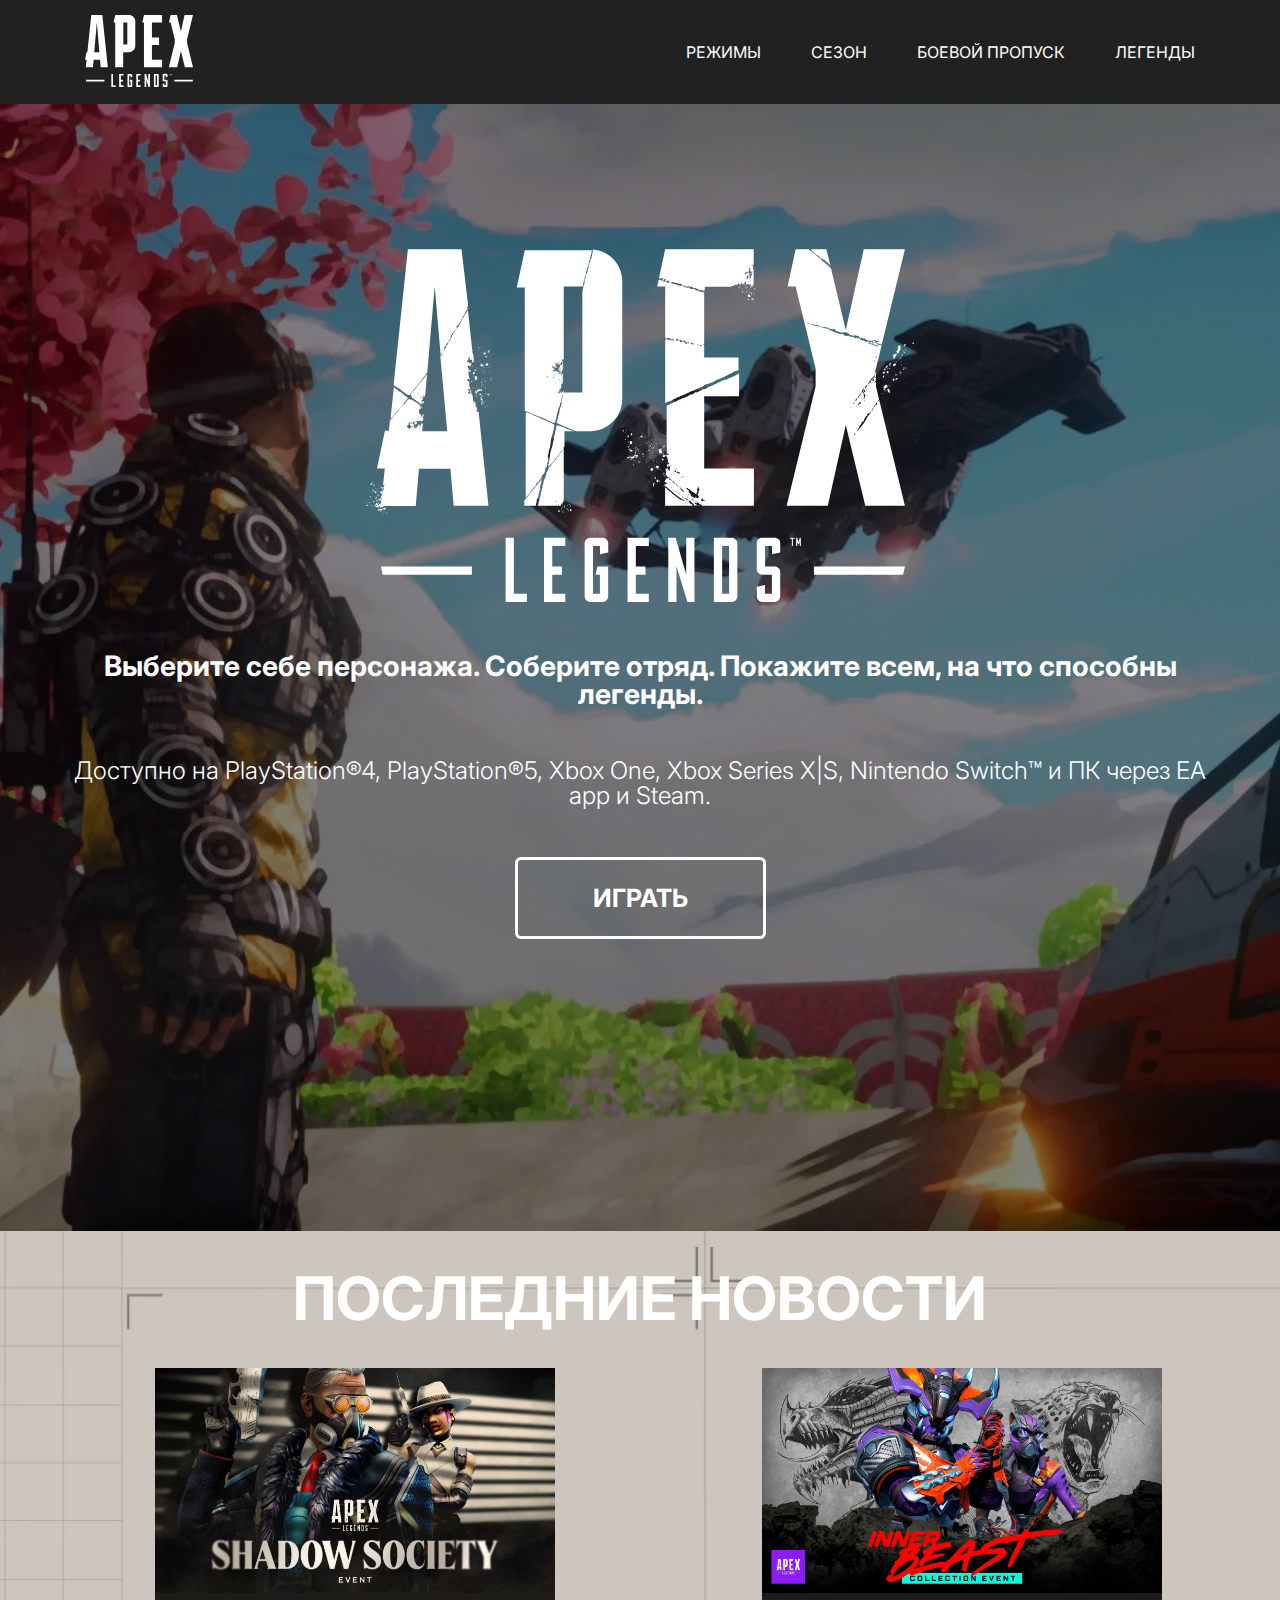
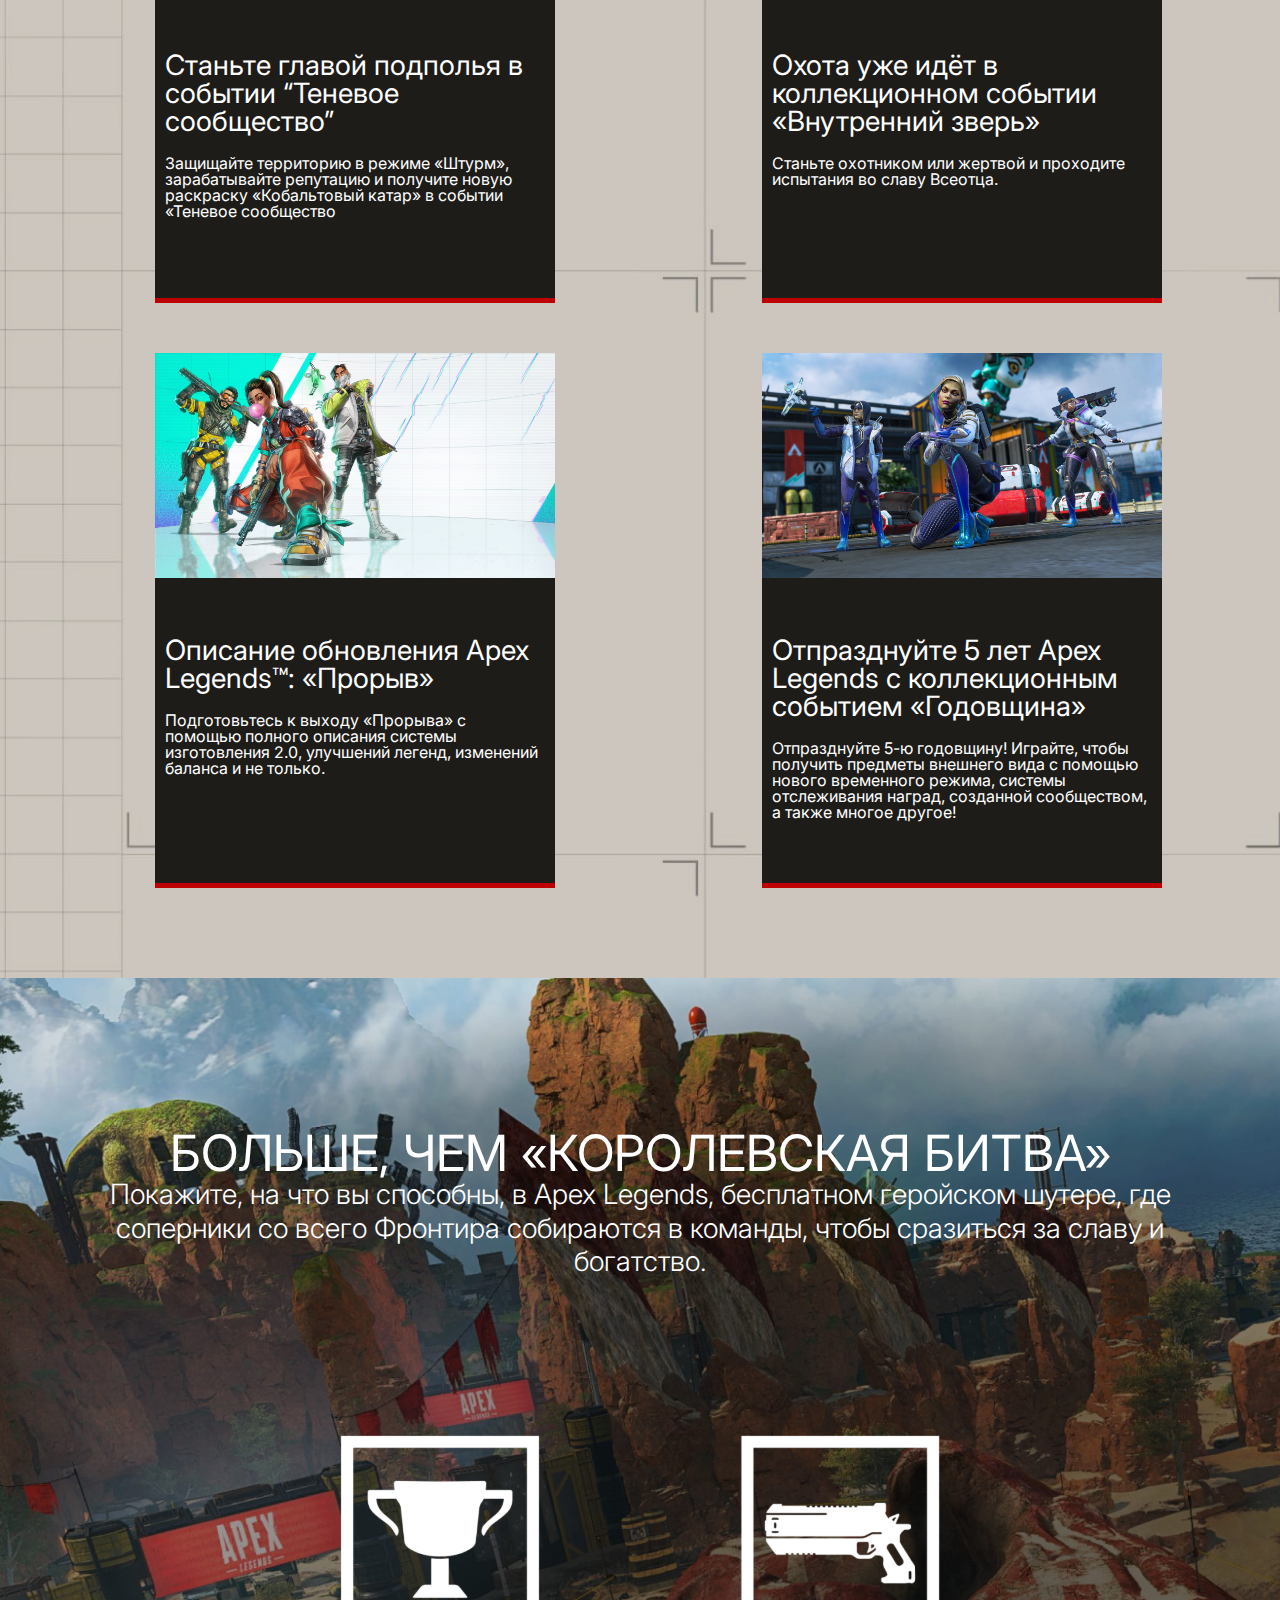
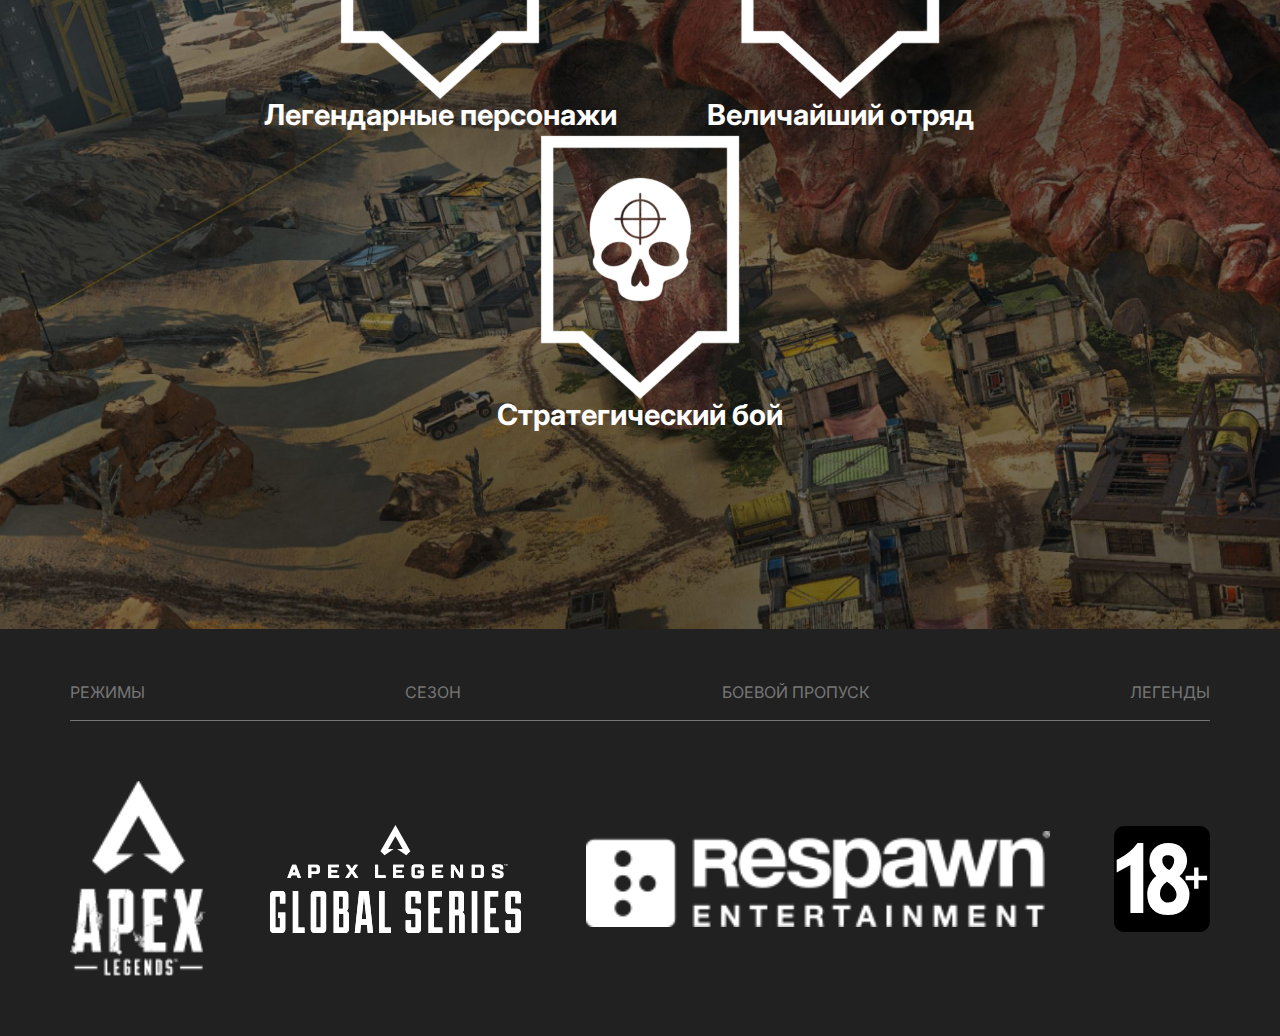
<file: index.html>
<!DOCTYPE html>
<html lang="en">

<head>
    <meta charset="UTF-8">
    <meta name="viewport" content="width=device-width, initial-scale=1.0">
    <link rel="stylesheet" href="./css/index.css">
    <title>apex</title>
</head>

<body>
    <header class="header">
        <div class="container">
            <div class="header_cont">
                <div class="logo">
                    <a href="./index.html" class="url"> <img src="./img/header/apex-white-nav-logo 1.svg" alt=""></a>
                </div>
                <nav class="navigation">
                    <ol class="navigation_list">
                        <a href="./modes.html" class="url">
                            <li class="navigation_item">РЕЖИМЫ</li>
                        </a>
                        <a href="./sesons.html" class="url">
                            <li class="navigation_item">СЕЗОН</li>
                        </a>
                        <a href="./battlepass.html" class="url">
                            <li class="navigation_item">БОЕВОЙ ПРОПУСК</li>
                        </a>
                        <a href="./legends.html" class="url">
                            <li class="navigation_item">ЛЕГЕНДЫ</li>
                        </a>
                    </ol>
                </nav>
            </div>
        </div>

    </header>
    <main>

        <section class="promo_head">
            <div class="container">
                <div class="promo_cont">
                    <div class="promo_logo">
                        <img src="./img/big_logo.svg" alt="">
                    </div>

                    <h1 class="promo_tittle">Выберите себе персонажа. Соберите отряд. Покажите всем, на что способны
                        легенды.</h1>
                    <div class="promo_disc">Доступно на PlayStation®4, PlayStation®5, Xbox One, Xbox Series X|S,
                        Nintendo Switch™ и ПК через EA аpp и Steam.</div>
                    <a href="#" class="url"><button class="promo_btn">играть</button></a>
                </div>


            </div>
        </section>

        <section class="news">
            <div class="container">
                <div class="news_cont">
                    <h2 class="news_tittlr">ПОСЛЕДНИЕ НОВОСТИ </h2>
                    <div class="row news_cards">
                        <div class="col col-xl-4">
                            <div class="news_ard">
                                <img src="./img/news/first_card.jpg" alt="">
                                <div class="card_disc">
                                    <div class="card_tittle">Станьте главой подполья в событии “Теневое сообщество”
                                    </div>
                                    <div class="tittle_disc">Защищайте территорию в режиме «Штурм», зарабатывайте
                                        репутацию и получите новую раскраску «Кобальтовый катар» в событии «Теневое
                                        сообщество</div>

                                </div>


                            </div>
                        </div>
                        <div class="col col-xl-4">
                            <div class="news_ard">
                                <img src="./img/news/second_card.jpg" alt="">
                                <div class="card_disc">
                                    <div class="card_tittle">Охота уже идёт в коллекционном событии «Внутренний зверь»
                                    </div>
                                    <div class="tittle_disc">Станьте охотником или жертвой и проходите испытания во
                                        славу Всеотца.</div>

                                </div>


                            </div>
                        </div>
                        <div class="col col-xl-4">
                            <div class="news_ard">
                                <img src="./img/news/s20-launch-map-worldsedge-r01-v01.png.adapt.crop16x9 1.jpg" alt="">
                                <div class="card_disc">
                                    <div class="card_tittle">Описание обновления Apex Legends™: «Прорыв»
                                    </div>
                                    <div class="tittle_disc">Подготовьтесь к выходу «Прорыва» с помощью полного описания
                                        системы изготовления 2.0, улучшений легенд, изменений баланса и не только.</div>

                                </div>


                            </div>
                        </div>
                        <div class="col col-xl-4">
                            <div class="news_ard">
                                <img src="./img/news/s20-launch-anniversary-lb-wt-cr-a2-r03-v03.png.adapt.crop16x9 1.jpg"
                                    alt="">
                                <div class="card_disc">
                                    <div class="card_tittle">Отпразднуйте 5 лет Apex Legends с коллекционным событием
                                        «Годовщина»
                                    </div>
                                    <div class="tittle_disc">Отпразднуйте 5-ю годовщину! Играйте, чтобы получить
                                        предметы внешнего вида с помощью нового временного режима, системы отслеживания
                                        наград, созданной сообществом, а также многое другое!</div>

                                </div>


                            </div>
                        </div>
                    </div>




                </div>
            </div>
        </section>

        <section class="under_foot">
            <div class="container">
                <div class="under_foot_cont">
                    <div class="under_foot_tittle">БОЛЬШЕ, ЧЕМ «КОРОЛЕВСКАЯ БИТВА»</div>
                    <div class="under_foot_disc">Покажите, на что вы способны, в Apex Legends, бесплатном геройском
                        шутере, где соперники со всего Фронтира собираются в команды, чтобы сразиться за славу и
                        богатство.</div>

                        <div class="foot_emblems">
                            <div class="foot_emblem_item">
                                <img src="./img/foot/legeng.svg" alt="">
                                <div class="emblem_name">Легендарные персонажи</div>
                            </div>
                            <div class="foot_emblem_item">
                                <img src="./img/foot/apex-grid-tile-sci-fi-wild-west.png.adapt.crop16x9 1.svg" alt="">
                                <div class="emblem_name">Величайший отряд</div>
                            </div>
                            <div class="foot_emblem_item">
                                <img src="./img/foot/apex-grid-tile-lawless-world.png.adapt.crop16x9 1.svg" alt="">
                                <div class="emblem_name">Стратегический бой</div>
                            </div>
                        </div>

                </div>
            </div>
        </section>

    </main>

    <footer class="footer">
        <div class="container">
            <nav class="navigation">
                <ol class="navigation_list footer_nav">
                    <a href="./modes.html" class="url">
                        <li class="navigation_item foot_nav_item">РЕЖИМЫ</li>
                    </a>
                    <a href="./sesons.html" class="url">
                        <li class="navigation_item foot_nav_item">СЕЗОН</li>
                    </a>
                    <a href="./battlepass.html" class="url">
                        <li class="navigation_item  foot_nav_item">БОЕВОЙ ПРОПУСК</li>
                    </a>
                    <a href="./legends.html" class="url">
                        <li class="navigation_item foot_nav_item">ЛЕГЕНДЫ</li>
                    </a>
                </ol>
            </nav>

            <div class="footer_emblems">
                <img src="./img/foot/foot_promo/apex-copyright-sigil-white 1.svg" alt="">
                <img src="./img/foot/foot_promo/apex-global-series-footer-logo 1.svg" alt="">
                <img src="./img/foot/foot_promo/apex-respawn-white-logo 1.svg" alt="">
                <img src="./img/foot/foot_promo/1591122532-0x0-0-0 1.svg" alt="">
            </div>


        </div>

    </footer>

</body>

</html>
</file>
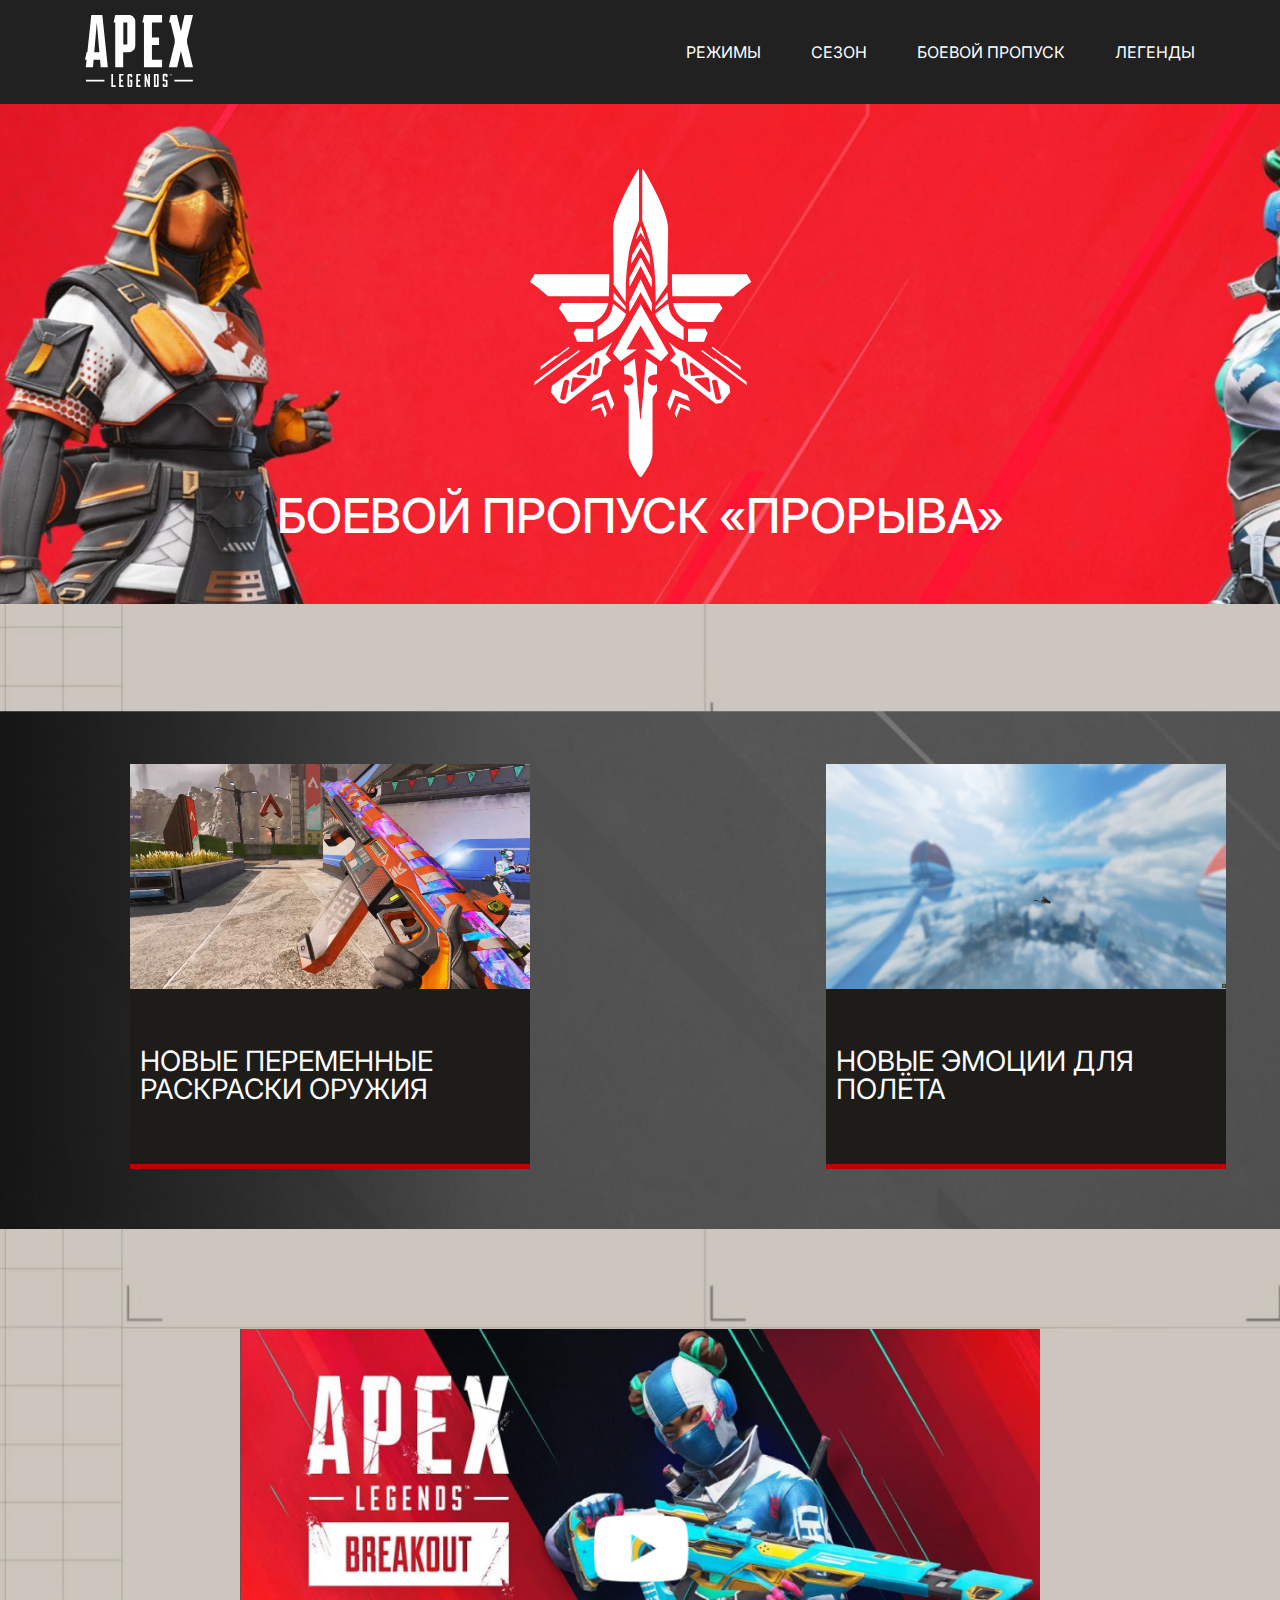
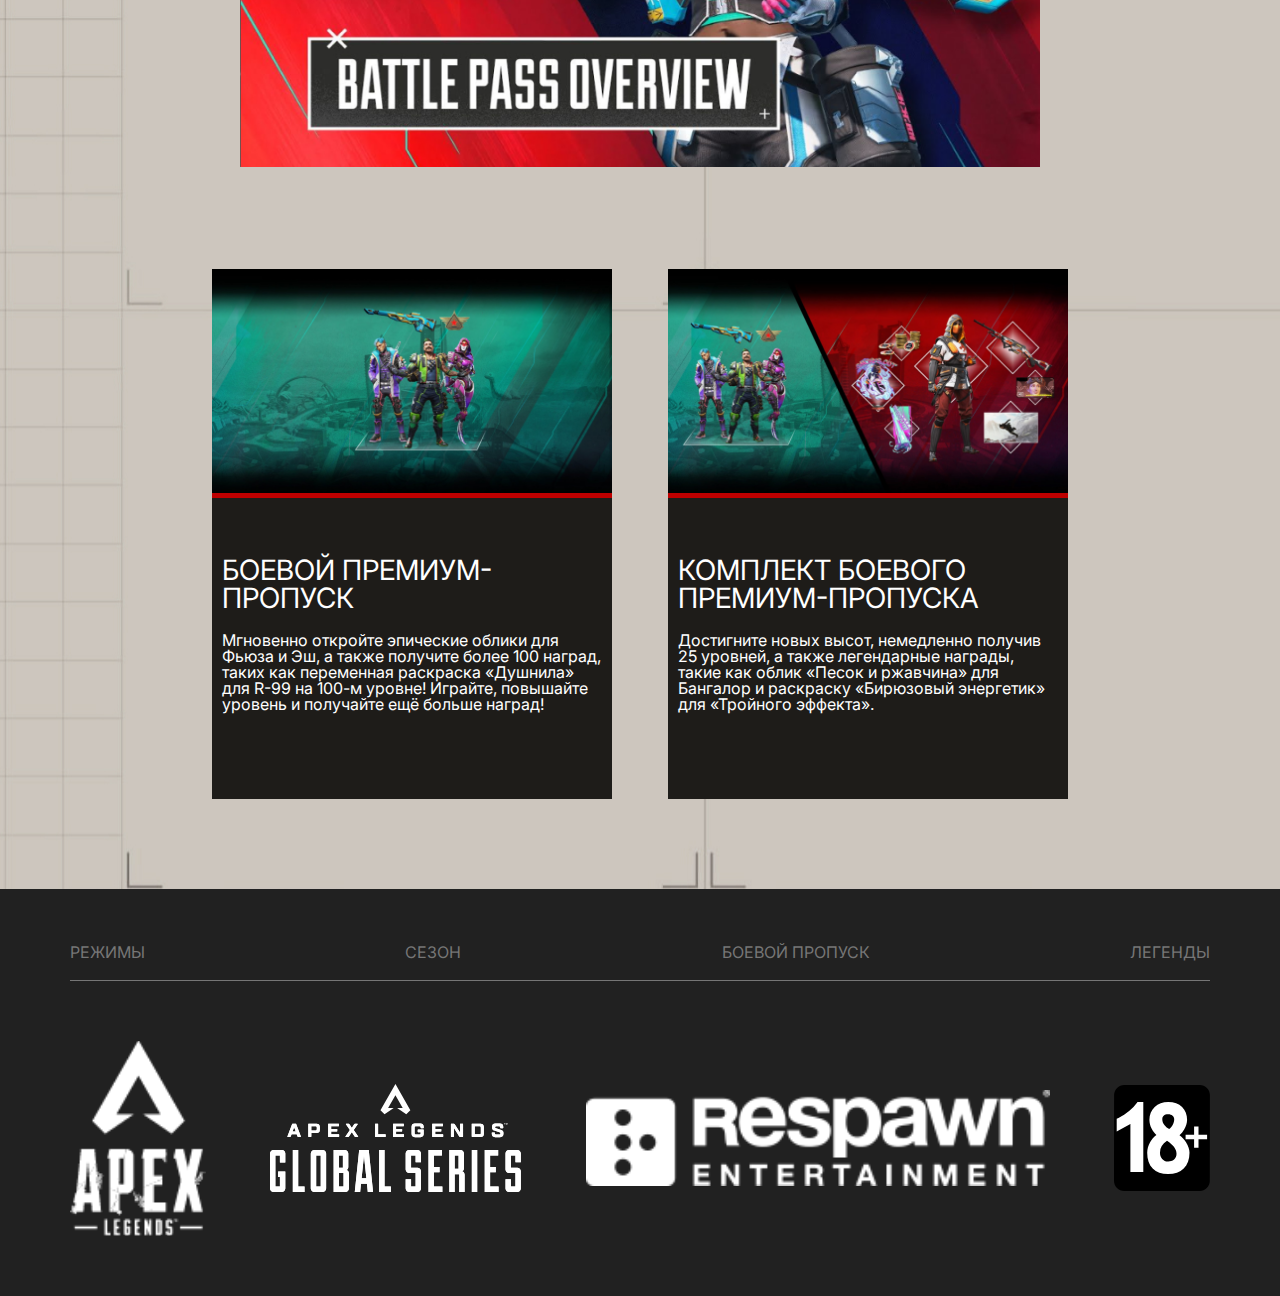
<file: battlepass.html>
<!DOCTYPE html>
<html lang="en">

<head>
    <meta charset="UTF-8">
    <meta name="viewport" content="width=device-width, initial-scale=1.0">
    <link rel="stylesheet" href="./css/index.css">
    <title>apex</title>
</head>

<body>
    <header class="header">
        <div class="container">
            <div class="header_cont">
                <div class="logo">
                    <a href="./index.html" class="url"> <img src="./img/header/apex-white-nav-logo 1.svg" alt=""></a>
                </div>
                <nav class="navigation">
                    <ol class="navigation_list">
                        <a href="./modes.html" class="url">
                            <li class="navigation_item">РЕЖИМЫ</li>
                        </a>
                        <a href="./sesons.html" class="url">
                            <li class="navigation_item">СЕЗОН</li>
                        </a>
                        <a href="./battlepass.html" class="url">
                            <li class="navigation_item">БОЕВОЙ ПРОПУСК</li>
                        </a>
                        <a href="./legends.html" class="url">
                            <li class="navigation_item">ЛЕГЕНДЫ</li>
                        </a>
                    </ol>
                </nav>
            </div>
        </div>

    </header>
    <main class="mainbattle">
        <section class="battlepass_promo">
            <div class="container">
                <div class="battl_logo">
                    <img src="./img/battlepass/logo.svg" alt="">
                    <div class="battl_dis">БОЕВОЙ ПРОПУСК «ПРОРЫВА»</div>
                </div>
            </div>
        </section>
        <section class="side">
            <div class="container">
                <div class="row battlepas_cards">
                    <div class="col col-xl-4">
                        <div class="news_ard battle_card">
                            <img src="./img/battlepass/image 7.jpg" alt="">
                            <div class="card_disc ">
                                <div class="card_tittle">НОВЫЕ ПЕРЕМЕННЫЕ РАСКРАСКИ ОРУЖИЯ
                                </div>


                            </div>


                        </div>
                    </div>
                    <div class="col col-xl-4">
                        <div class="news_ard battle_card">
                            <img src="./img/battlepass/image 8.jpg" alt="">
                            <div class="card_disc">
                                <div class="card_tittle">НОВЫЕ ЭМОЦИИ ДЛЯ ПОЛЁТА
                                </div>

                            </div>


                        </div>
                    </div>
                </div>
            </div>
        </section>
        <section class="main_content_battlepass">
            <div class="youtub_bann">
                <a href="#" class="url"> <img src="./img/battlepass/image 6.jpg" alt=""></a>
            </div>
        </section>

        <div class="basket_Cards">
            <div class="row modes_cards">
                <div class="col col-xl-4">
                    <div class="news_ard battlepascard">
                        <img src="./img/battlepass/Новая папка/apex-media-battle-pass-breakout-premium-16x9.jpg.adapt 1.jpg"
                            alt="">
                        <div class="card_disc mode_card">
                            <div class="card_tittle">БОЕВОЙ ПРЕМИУМ-ПРОПУСК
                            </div>
                            <div class="tittle_disc">Мгновенно откройте эпические облики для Фьюза и Эш, а также
                                получите более 100 наград, таких как переменная раскраска «Душнила» для R-99 на 100-м
                                уровне! Играйте, повышайте уровень и получайте ещё больше наград!</div>

                        </div>


                    </div>
                </div>
                <div class="col col-xl-4">
                    <div class="news_ard battlepascard">
                        <img src="./img/battlepass/Новая папка/apex-media-battle-pass-breakout-premium-bundle-16x9.jpg.adapt 1.jpg"
                            alt="">
                        <div class="card_disc">
                            <div class="card_tittle">КОМПЛЕКТ БОЕВОГО ПРЕМИУМ-ПРОПУСКА

                            </div>
                            <div class="tittle_disc">Достигните новых высот, немедленно получив 25 уровней, а также
                                легендарные награды, такие как облик «Песок и ржавчина» для Бангалор и раскраску
                                «Бирюзовый энергетик» для «Тройного эффекта».</div>

                        </div>


                    </div>
                </div>
            </div>
        </div>
    </main>

    <footer class="footer">
        <div class="container">
            <nav class="navigation">
                <ol class="navigation_list footer_nav">
                    <a href="./modes.html" class="url">
                        <li class="navigation_item foot_nav_item">РЕЖИМЫ</li>
                    </a>
                    <a href="./sesons.html" class="url">
                        <li class="navigation_item foot_nav_item">СЕЗОН</li>
                    </a>
                    <a href="./battlepass.html" class="url">
                        <li class="navigation_item  foot_nav_item">БОЕВОЙ ПРОПУСК</li>
                    </a>
                    <a href="./legends.html" class="url">
                        <li class="navigation_item foot_nav_item">ЛЕГЕНДЫ</li>
                    </a>
                </ol>
            </nav>

            <div class="footer_emblems">
                <img src="./img/foot/foot_promo/apex-copyright-sigil-white 1.svg" alt="">
                <img src="./img/foot/foot_promo/apex-global-series-footer-logo 1.svg" alt="">
                <img src="./img/foot/foot_promo/apex-respawn-white-logo 1.svg" alt="">
                <img src="./img/foot/foot_promo/1591122532-0x0-0-0 1.svg" alt="">
            </div>


        </div>

    </footer>

</body>

</html>
</file>
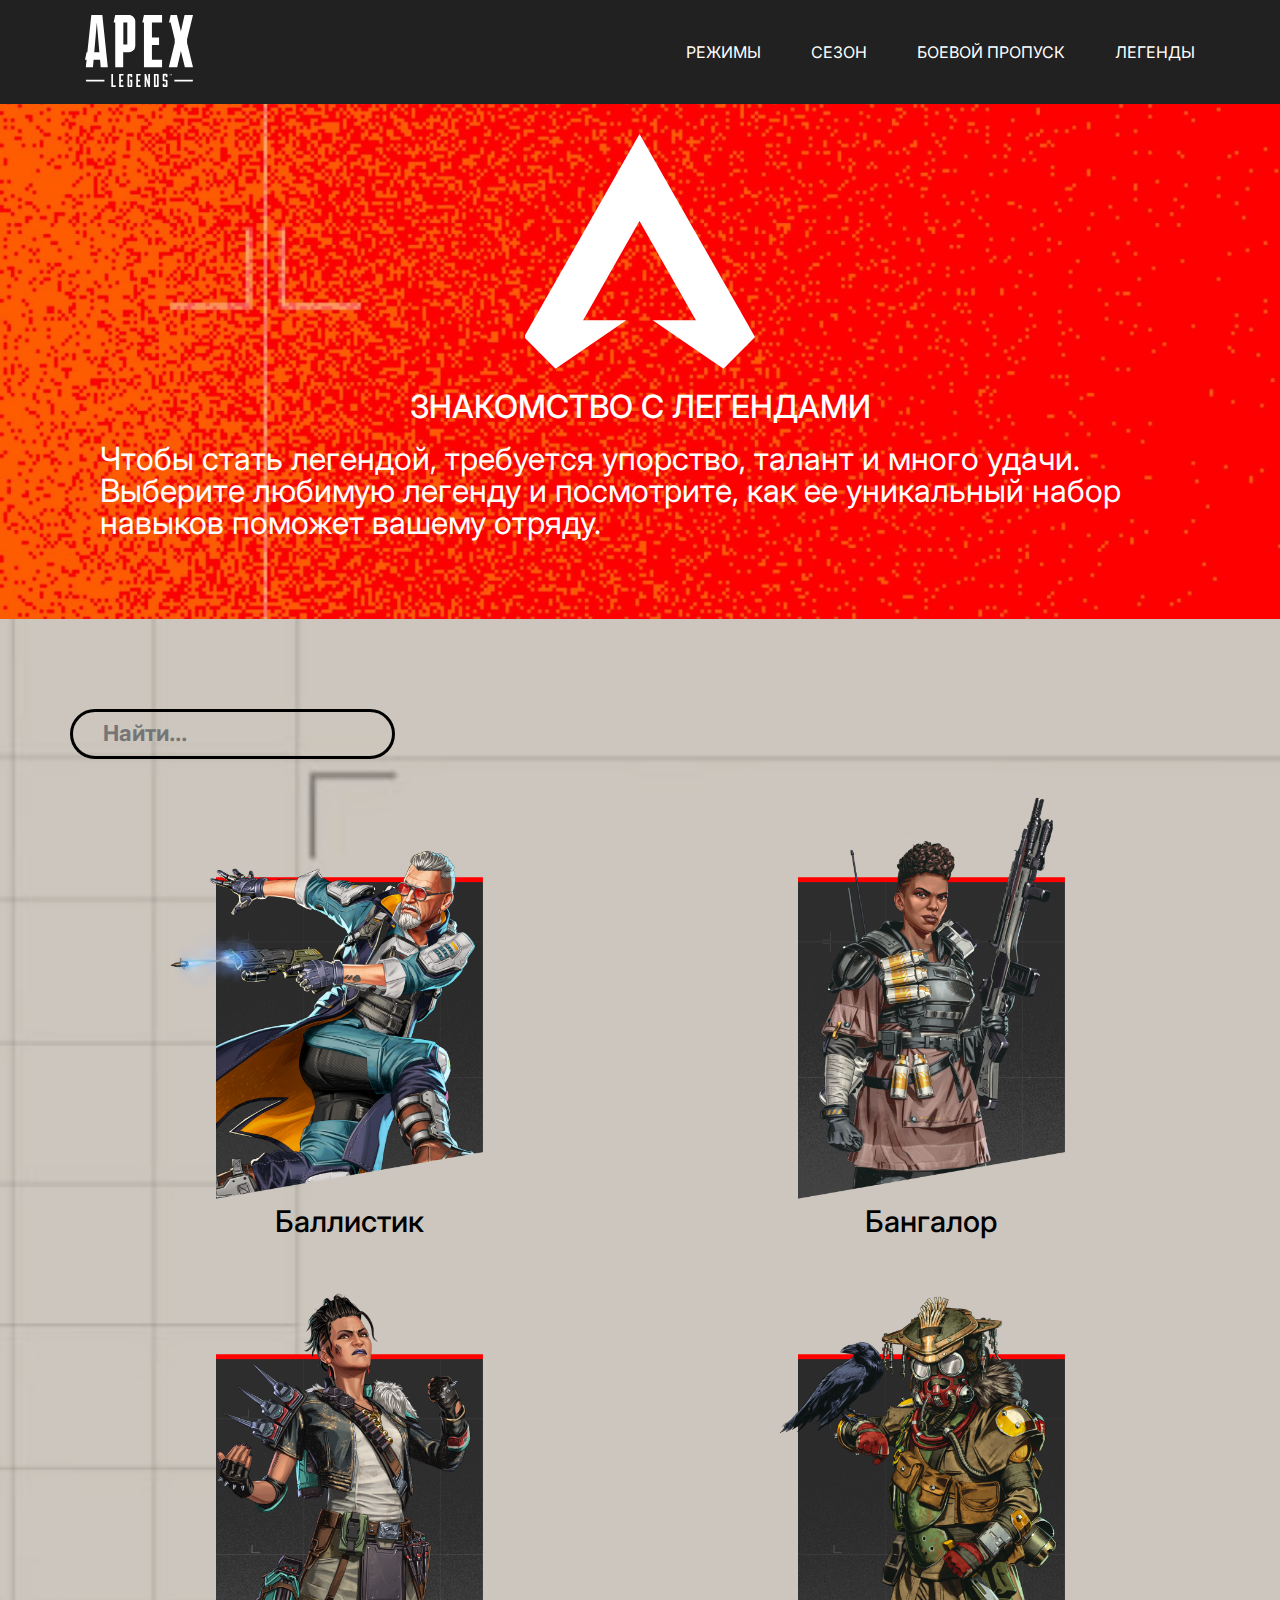
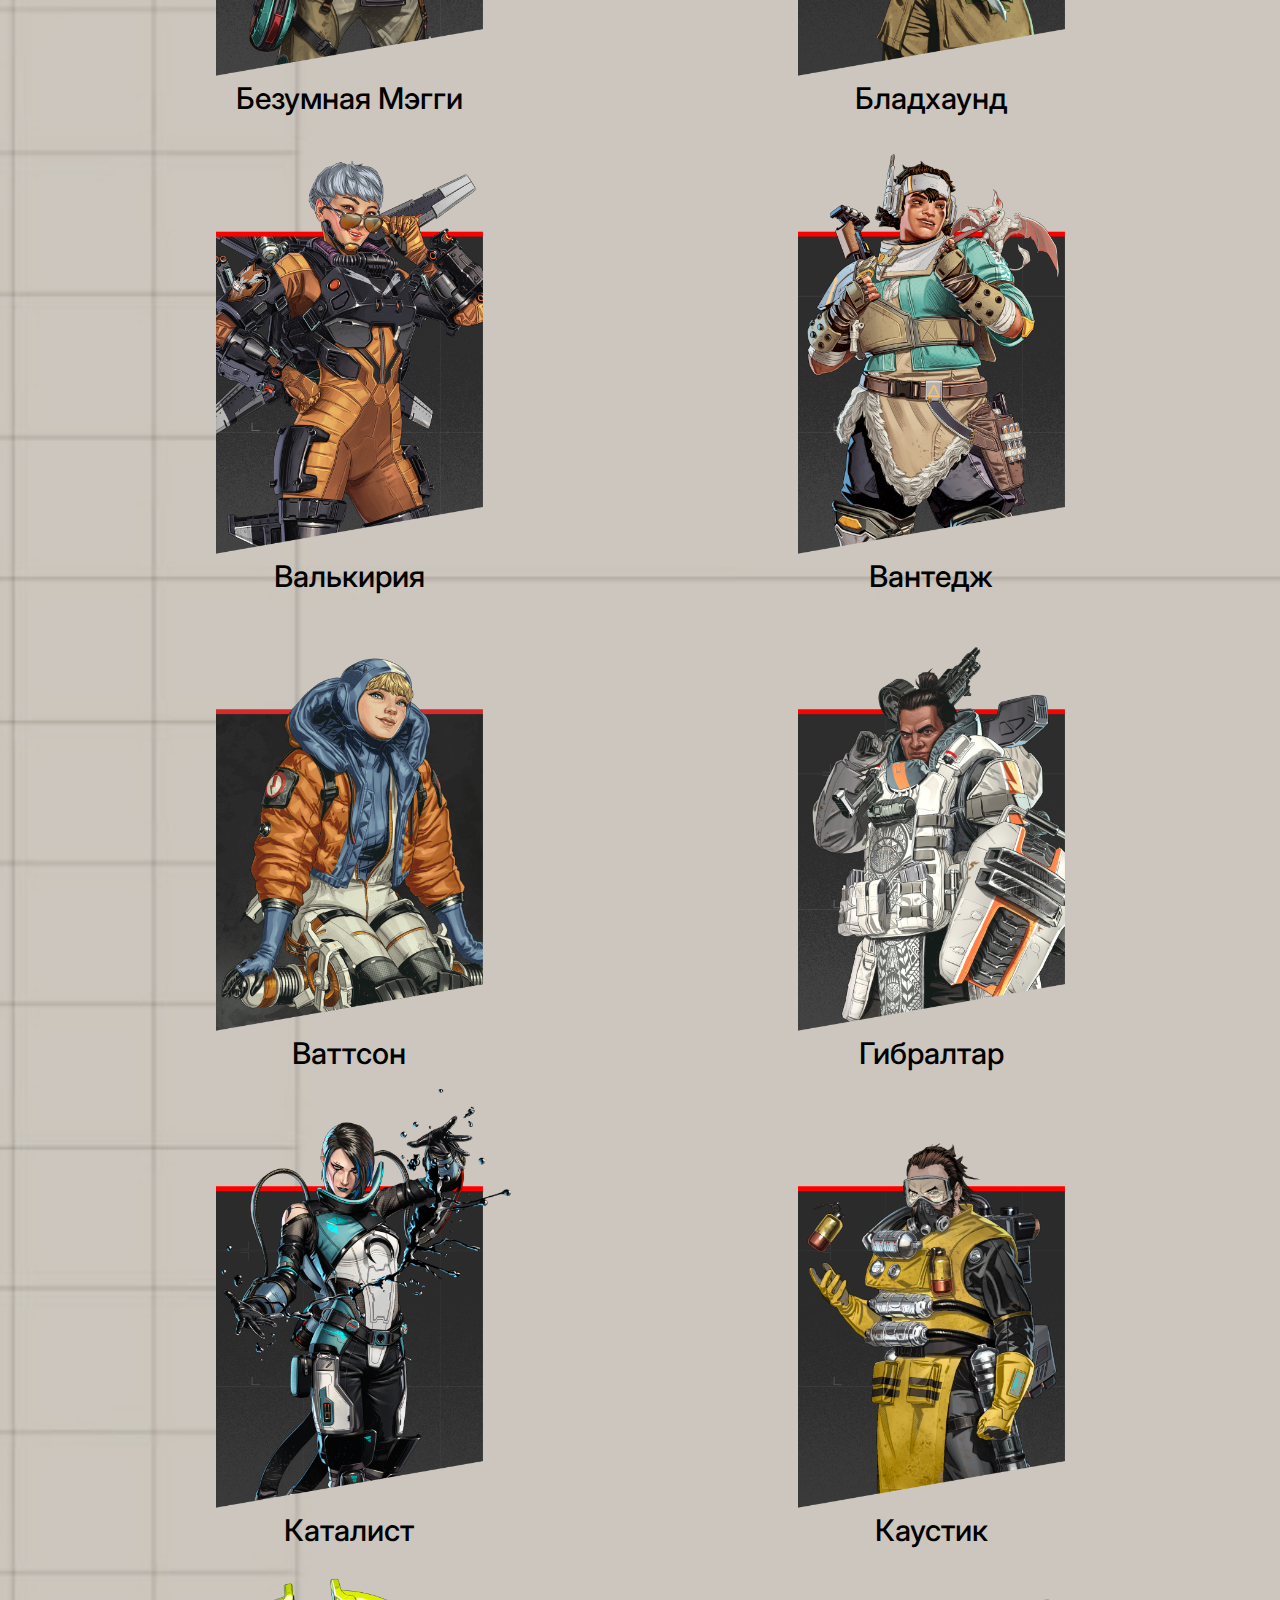
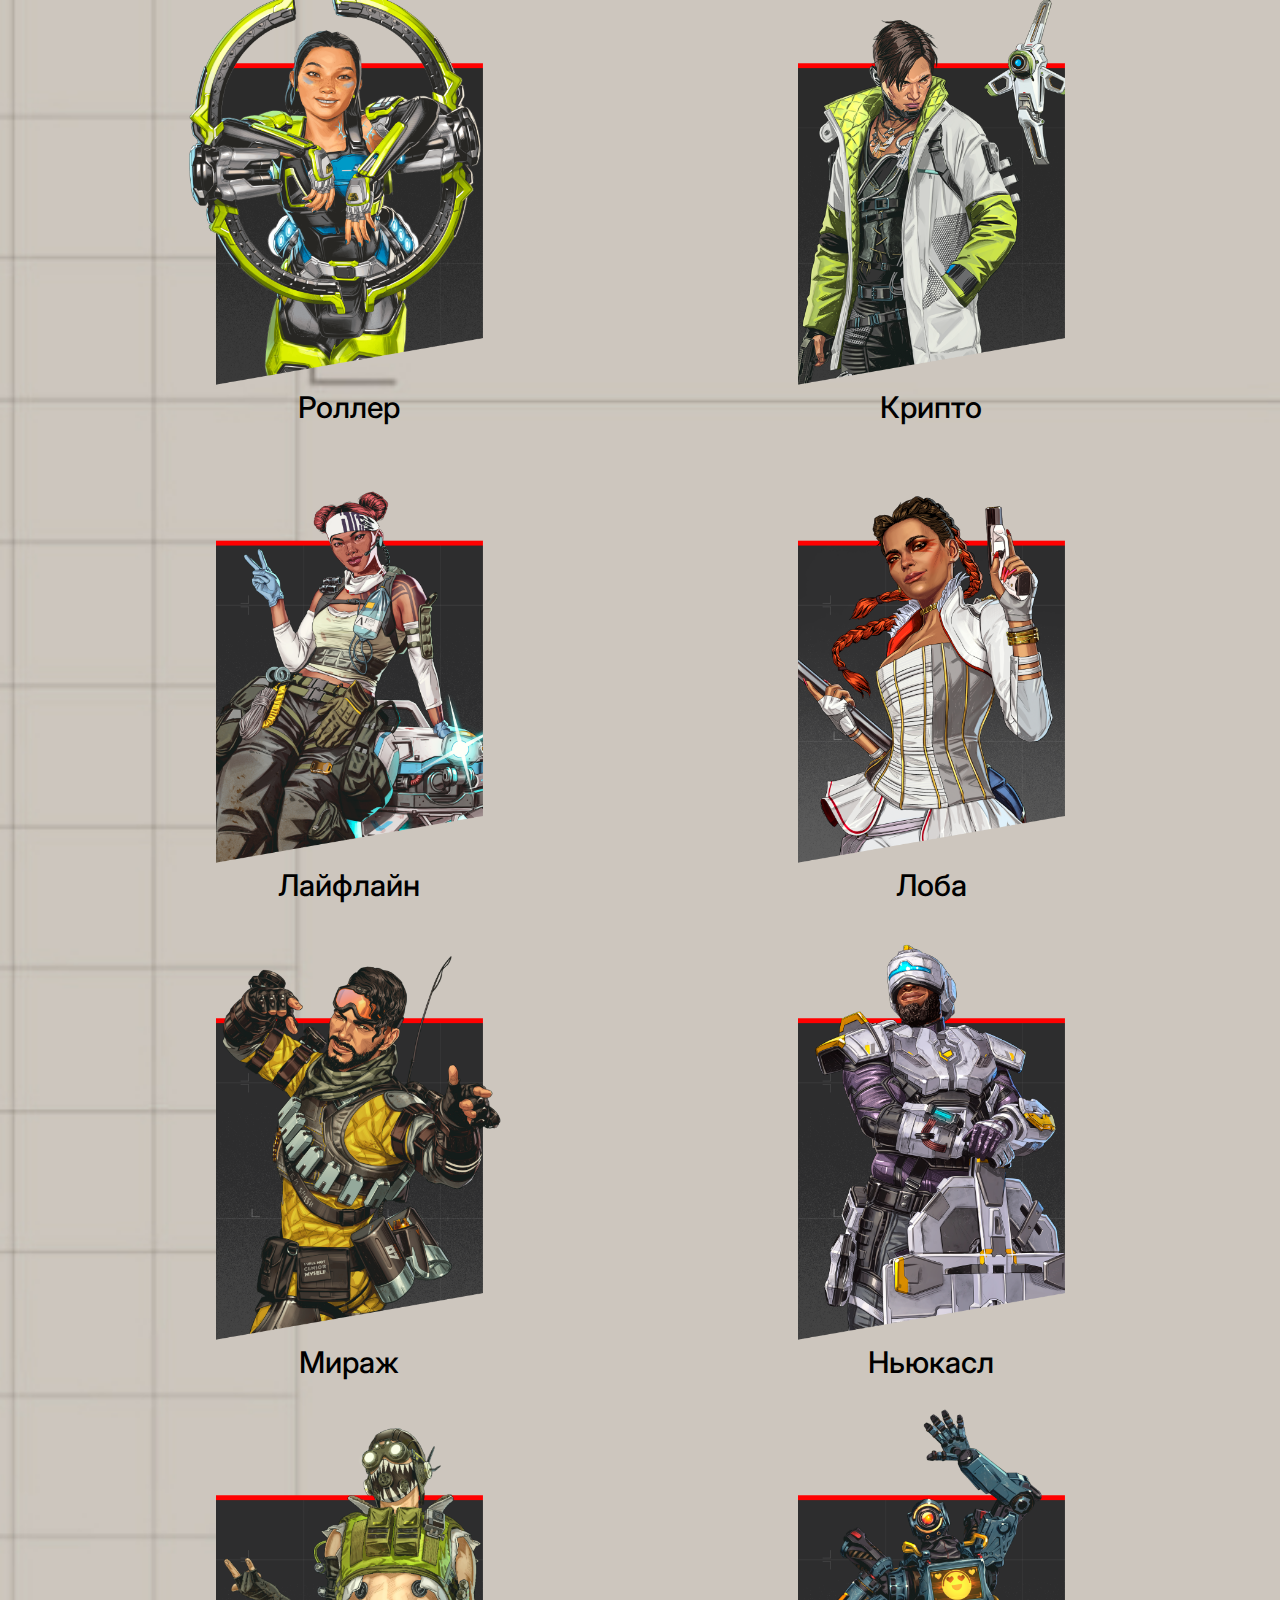
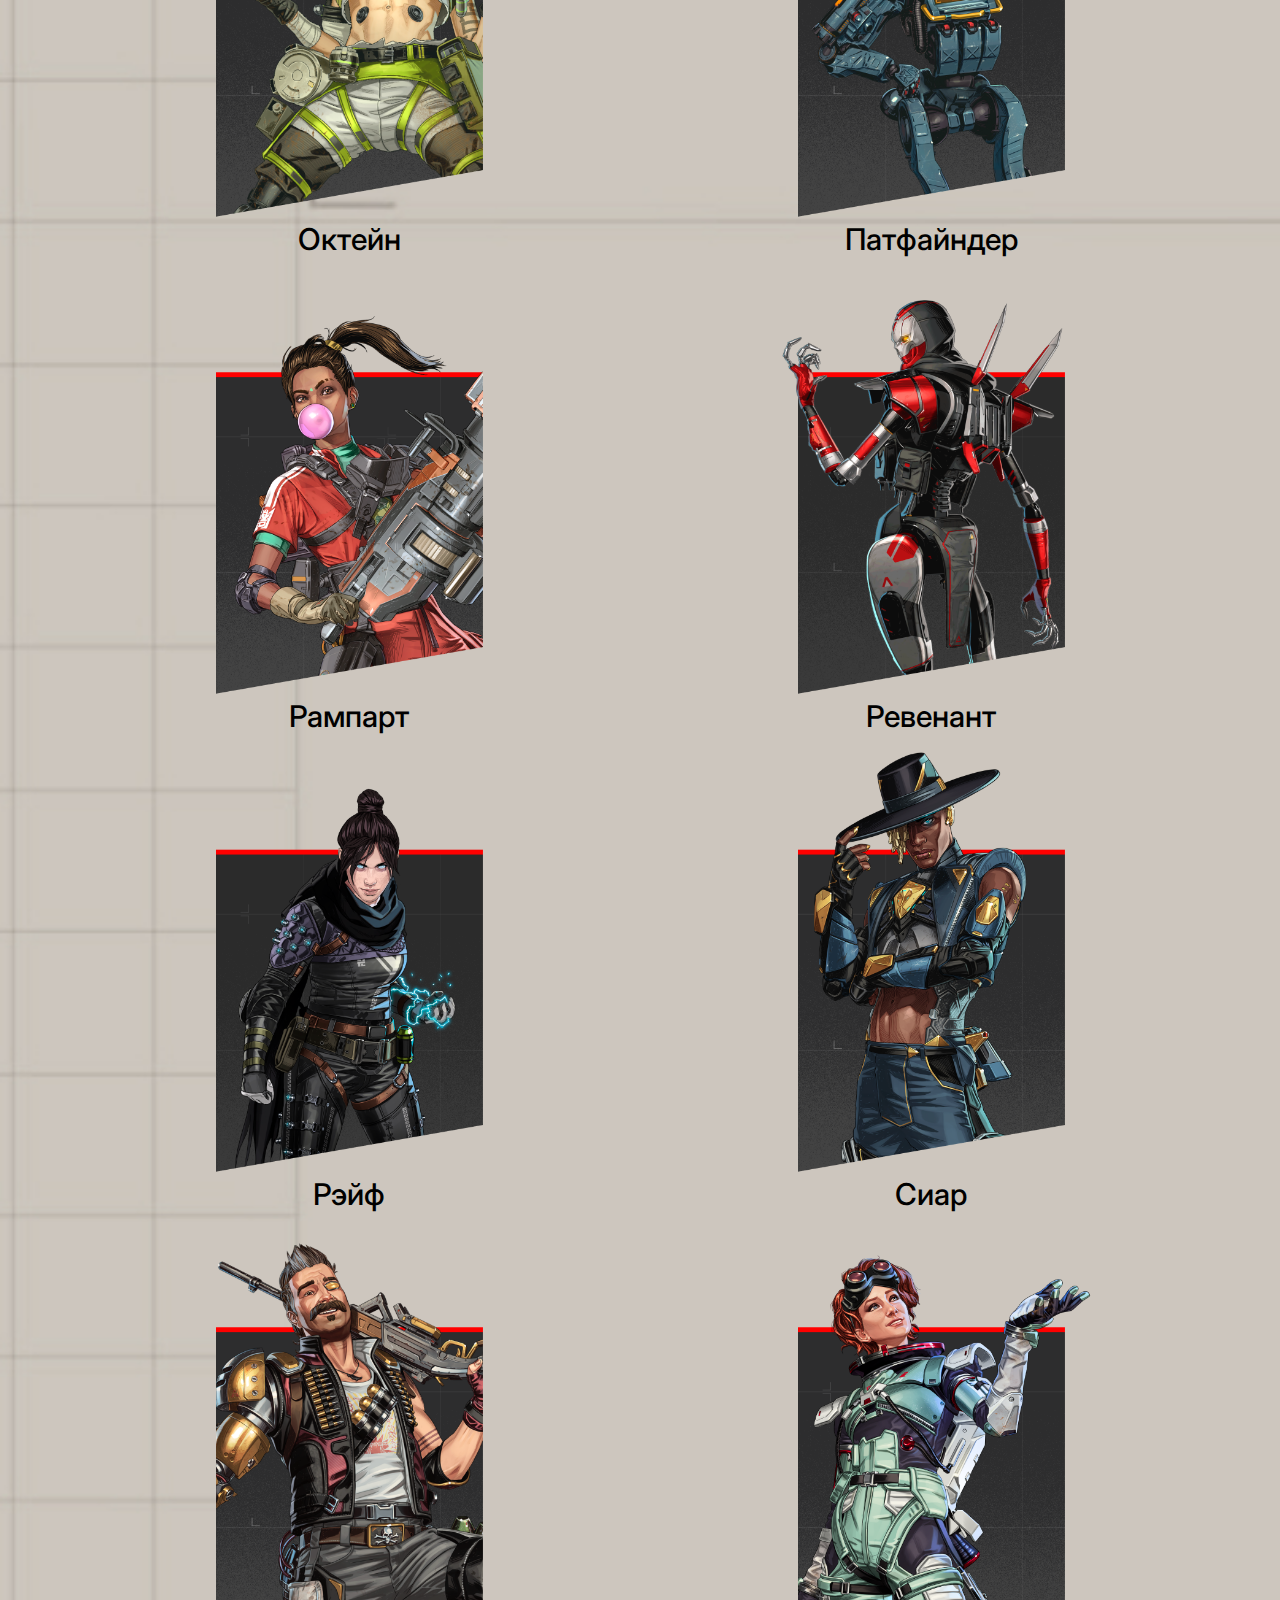
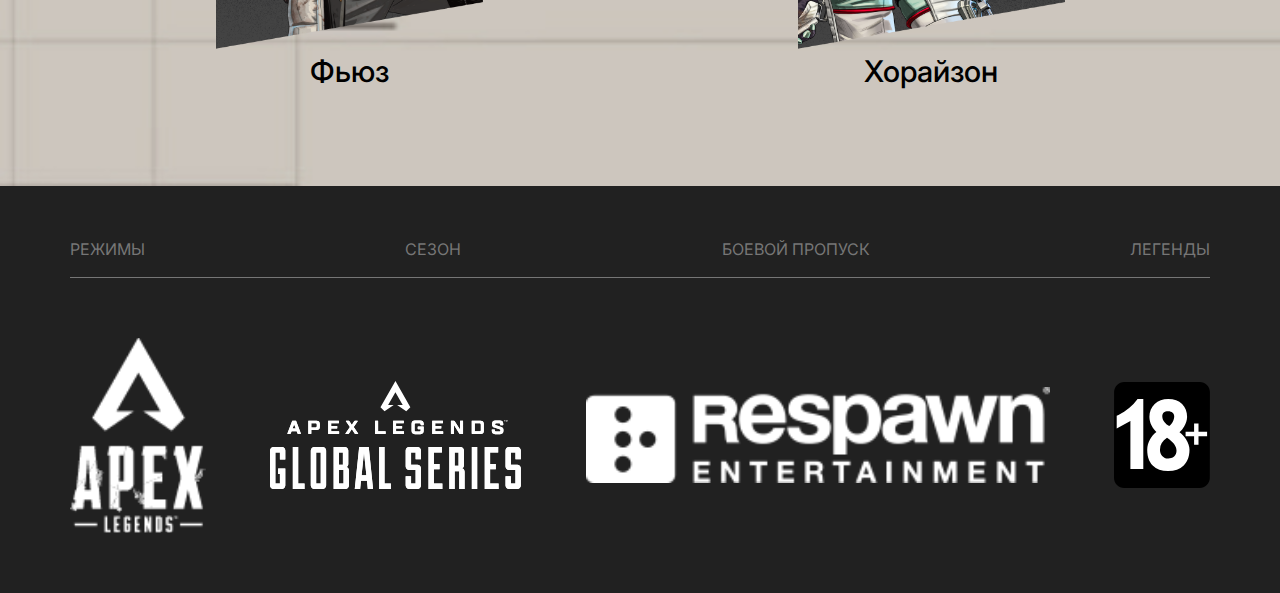
<file: legends.html>
<!DOCTYPE html>
<html lang="en">

<head>
    <meta charset="UTF-8">
    <meta name="viewport" content="width=device-width, initial-scale=1.0">
    <link rel="stylesheet" href="./css/index.css">
    <title>apex</title>
</head>

<body>
    <header class="header">
        <div class="container">
            <div class="header_cont">
                <div class="logo">
                    <a href="./index.html" class="url"> <img src="./img/header/apex-white-nav-logo 1.svg" alt=""></a>
                </div>
                <nav class="navigation">
                    <ol class="navigation_list">
                        <a href="./modes.html" class="url">
                            <li class="navigation_item">РЕЖИМЫ</li>
                        </a>
                        <a href="./sesons.html" class="url">
                            <li class="navigation_item">СЕЗОН</li>
                        </a>
                        <a href="./battlepass.html" class="url">
                            <li class="navigation_item">БОЕВОЙ ПРОПУСК</li>
                        </a>
                        <a href="./legends.html" class="url">
                            <li class="navigation_item">ЛЕГЕНДЫ</li>
                        </a>
                    </ol>
                </nav>
            </div>
        </div>

    </header>
    <main>
        <section class="legend_promo">
            <div class="container">
                <div class="leg_cont">
                    <img src="./img/legends/applog.svg" alt="">
                    <div class="legpromo_tittle">ЗНАКОМСТВО С ЛЕГЕНДАМИ</div>
                    <div class="leg_disc">Чтобы стать легендой, требуется упорство, талант и много удачи. Выберите
                        любимую легенду и посмотрите, как ее уникальный набор навыков поможет вашему отряду. </div>
                </div>


            </div>
        </section>

        <section class="legends_cards">
            <div class="container">
                <input id="legendput" type="text" class="leg_search" placeholder="Найти...">

                <div class="row legend_cont">
                    <div class="col">
                        <div class="leg_card">
                            <img src="./img/legends/legend_cards/first.png" alt="">
                            <div class="leg_card_name">Баллистик</div>
                        </div>

                    </div>
                    <div class="col">
                        <div class="leg_card">
                            <img src="./img/legends/legend_cards/s.png" alt="">
                            <div class="leg_card_name">Бангалор</div>
                        </div>

                    </div>
                    <div class="col">
                        <div class="leg_card">
                            <img src="./img/legends/legend_cards/apex-grid-tile-legends-maggie.png.adapt 1.png" alt="">
                            <div class="leg_card_name">Безумная Мэгги</div>
                        </div>

                    </div>
                    <div class="col">
                        <div class="leg_card">
                            <img src="./img/legends/legend_cards/apex-grid-tile-legends-bloodhound.png.adapt 1.png"
                                alt="">
                            <div class="leg_card_name">Бладхаунд</div>
                        </div>

                    </div>
                    <div class="col">
                        <div class="leg_card">
                            <img src="./img/legends/legend_cards/apex-grid-tile-legends-valkyrie.png.adapt 1.png"
                                alt="">
                            <div class="leg_card_name">Валькирия</div>
                        </div>

                    </div>
                    <div class="col">
                        <div class="leg_card">
                            <img src="./img/legends/legend_cards/apex-grid-tile-legends-vantage.png.adapt 1.png" alt="">
                            <div class="leg_card_name">Вантедж</div>
                        </div>

                    </div>
                    <div class="col">
                        <div class="leg_card">
                            <img src="./img/legends/legend_cards/apex-grid-tile-legends-wattson.png.adapt 1.png" alt="">
                            <div class="leg_card_name">Ваттсон </div>
                        </div>

                    </div>
                    <div class="col">
                        <div class="leg_card">
                            <img src="./img/legends/legend_cards/apex-grid-tile-legends-gibraltar.png.adapt 1.png"
                                alt="">
                            <div class="leg_card_name">Гибралтар</div>
                        </div>

                    </div>
                    <div class="col">
                        <div class="leg_card">
                            <img src="./img/legends/legend_cards/apex-grid-tile-legends-catalyst.png.adapt 1.png"
                                alt="">
                            <div class="leg_card_name">Каталист</div>
                        </div>

                    </div>
                    <div class="col">
                        <div class="leg_card">
                            <img src="./img/legends/legend_cards/apex-grid-tile-legends-caustic.png.adapt 1.png" alt="">
                            <div class="leg_card_name">Каустик</div>
                        </div>

                    </div>
                    <div class="col">
                        <div class="leg_card">
                            <img src="./img/legends/legend_cards/apex-grid-tile-legends-conduit.png.adapt 1.png" alt="">
                            <div class="leg_card_name">Роллер</div>
                        </div>

                    </div>
                    <div class="col">
                        <div class="leg_card">
                            <img src="./img/legends/legend_cards/apex-grid-tile-legends-crypto.png.adapt 1.png" alt="">
                            <div class="leg_card_name">Крипто</div>
                        </div>

                    </div>
                    <div class="col">
                        <div class="leg_card">
                            <img src="./img/legends/legend_cards/apex-grid-tile-legends-lifeline.png.adapt 1.png"
                                alt="">
                            <div class="leg_card_name">Лайфлайн</div>
                        </div>

                    </div>
                    <div class="col">
                        <div class="leg_card">
                            <img src="./img/legends/legend_cards/apex-grid-tile-legends-loba.png.adapt 1.png" alt="">
                            <div class="leg_card_name">Лоба</div>
                        </div>

                    </div>
                    <div class="col">
                        <div class="leg_card">
                            <img src="./img/legends/legend_cards/apex-grid-tile-legends-mirage.png.adapt 1.png" alt="">
                            <div class="leg_card_name">Мираж</div>
                        </div>

                    </div>
                    <div class="col">
                        <div class="leg_card">
                            <img src="./img/legends/legend_cards/apex-grid-tile-legends-newcastle.png.adapt 1.png"
                                alt="">
                            <div class="leg_card_name">Ньюкасл</div>
                        </div>

                    </div>
                    <div class="col">
                        <div class="leg_card">
                            <img src="./img/legends/legend_cards/apex-grid-tile-legends-octane.png.adapt 1.png" alt="">
                            <div class="leg_card_name">Октейн</div>
                        </div>

                    </div>
                    <div class="col">
                        <div class="leg_card">
                            <img src="./img/legends/legend_cards/apex-grid-tile-legends-pathfinder.png.adapt 1.png"
                                alt="">
                            <div class="leg_card_name">Патфайндер</div>
                        </div>

                    </div>
                    <div class="col">
                        <div class="leg_card">
                            <img src="./img/legends/legend_cards/apex-grid-tile-legends-rampart.png.adapt 1.png" alt="">
                            <div class="leg_card_name">Рампарт</div>
                        </div>

                    </div>
                    <div class="col">
                        <div class="leg_card">
                            <img src="./img/legends/legend_cards/apex-grid-tile-legends-revenant.png.adapt 1.png" alt="">
                            <div class="leg_card_name">Ревенант</div>
                        </div>

                    </div>
                    <div class="col">
                        <div class="leg_card">
                            <img src="./img/legends/legend_cards/apex-grid-tile-legends-wraith.png.adapt 1.png" alt="">
                            <div class="leg_card_name">Рэйф</div>
                        </div>

                    </div>
                    <div class="col">
                        <div class="leg_card">
                            <img src="./img/legends/legend_cards/apex-grid-tile-legends-seer.png.adapt 1.png" alt="">
                            <div class="leg_card_name">Сиар</div>
                        </div>

                    </div>
                    <div class="col">
                        <div class="leg_card">
                            <img src="./img/legends/legend_cards/apex-grid-tile-legends-fuse.png.adapt 1.png" alt="">
                            <div class="leg_card_name">Фьюз</div>
                        </div>

                    </div>
                    <div class="col">
                        <div class="leg_card">
                            <img src="./img/legends/legend_cards/apex-grid-tile-legends-horizon.png.adapt 1.png" alt="">
                            <div class="leg_card_name">Хорайзон</div>
                        </div>

                    </div>

                </div>
            </div>
        </section>


    </main>

    <footer class="footer">
        <div class="container">
            <nav class="navigation">
                <ol class="navigation_list footer_nav">
                    <a href="./modes.html" class="url">
                        <li class="navigation_item foot_nav_item">РЕЖИМЫ</li>
                    </a>
                    <a href="./sesons.html" class="url">
                        <li class="navigation_item foot_nav_item">СЕЗОН</li>
                    </a>
                    <a href="./battlepass.html" class="url">
                        <li class="navigation_item  foot_nav_item">БОЕВОЙ ПРОПУСК</li>
                    </a>
                    <a href="./legends.html" class="url">
                        <li class="navigation_item foot_nav_item">ЛЕГЕНДЫ</li>
                    </a>
                </ol>
            </nav>

            <div class="footer_emblems">
                <img src="./img/foot/foot_promo/apex-copyright-sigil-white 1.svg" alt="">
                <img src="./img/foot/foot_promo/apex-global-series-footer-logo 1.svg" alt="">
                <img src="./img/foot/foot_promo/apex-respawn-white-logo 1.svg" alt="">
                <img src="./img/foot/foot_promo/1591122532-0x0-0-0 1.svg" alt="">
            </div>


        </div>

    </footer>

    <script src="./js/script.js"></script>

</body>

</html>
</file>
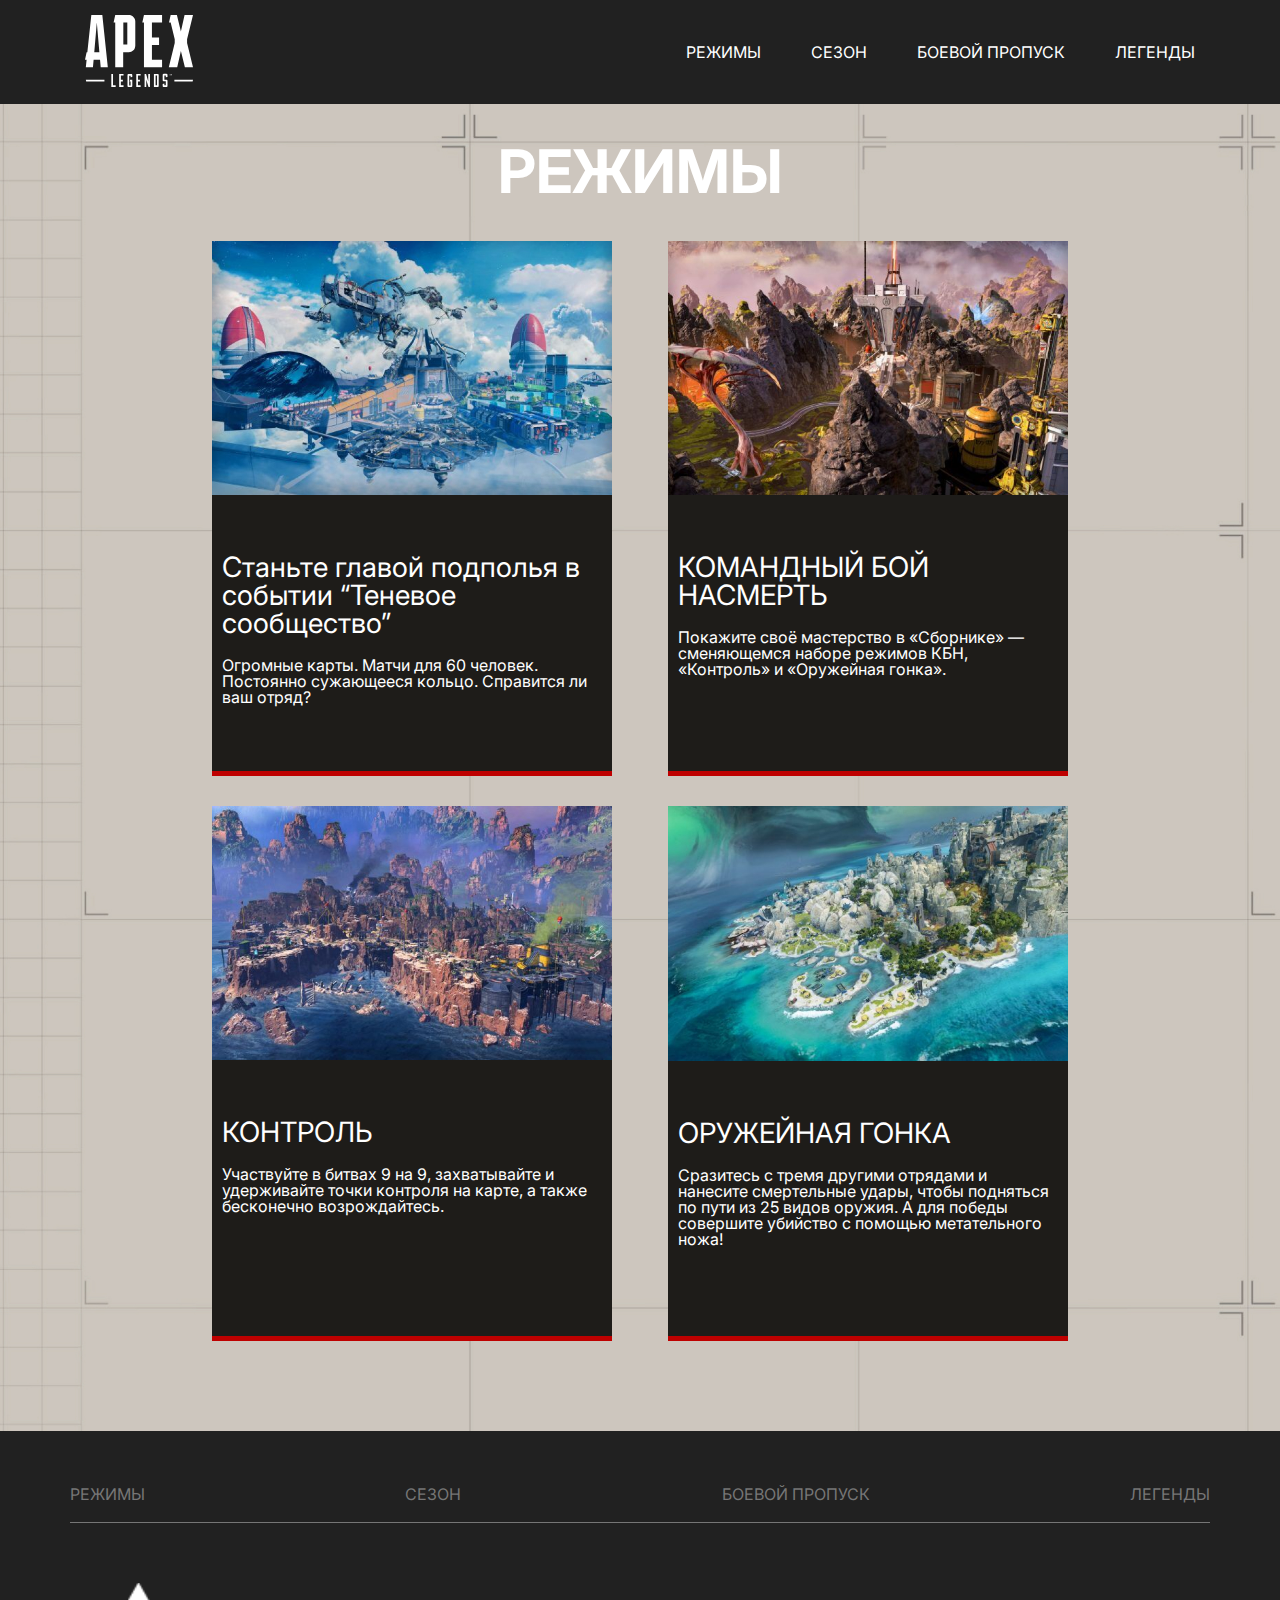
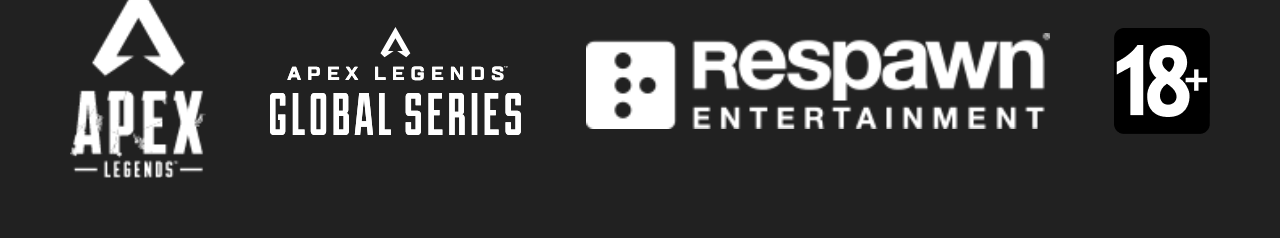
<file: modes.html>
<!DOCTYPE html>
<html lang="en">

<head>
    <meta charset="UTF-8">
    <meta name="viewport" content="width=device-width, initial-scale=1.0">
    <link rel="stylesheet" href="./css/index.css">
    <title>apex</title>
</head>

<body>
    <header class="header">
        <div class="container">
            <div class="header_cont">
                <div class="logo">
                    <a href="./index.html" class="url"> <img src="./img/header/apex-white-nav-logo 1.svg" alt=""></a>
                </div>
                <nav class="navigation">
                    <ol class="navigation_list">
                        <a href="./modes.html" class="url">
                            <li class="navigation_item">РЕЖИМЫ</li>
                        </a>
                        <a href="#" class="url">
                            <li class="navigation_item">СЕЗОН</li>
                        </a>
                        <a href="#" class="url">
                            <li class="navigation_item">БОЕВОЙ ПРОПУСК</li>
                        </a>
                        <a href="./legends.html" class="url">
                            <li class="navigation_item">ЛЕГЕНДЫ</li>
                        </a>
                    </ol>
                </nav>
            </div>
        </div>

    </header>

    <main class="">
        <section class="modes">
            <div class="container">
            </div>
            <div class="news_cont">
                <h1 class="modes_tittle">РЕЖИМЫ</h1>

                <div class="row modes_cards">
                    <div class="col col-xl-4">
                        <div class="news_ard">
                            <img src="./img/modes/fisrt.jpg" alt="">
                            <div class="card_disc mode_card">
                                <div class="card_tittle">Станьте главой подполья в событии “Теневое сообщество”
                                </div>
                                <div class="tittle_disc">Огромные карты. Матчи для 60 человек. Постоянно сужающееся
                                    кольцо. Справится ли ваш отряд?</div>

                            </div>


                        </div>
                    </div>
                    <div class="col col-xl-4">
                        <div class="news_ard">
                            <img src="./img/modes/sec.jpg" alt="">
                            <div class="card_disc">
                                <div class="card_tittle">КОМАНДНЫЙ БОЙ НАСМЕРТЬ
                                </div>
                                <div class="tittle_disc">Покажите своё мастерство в «Сборнике» — сменяющемся наборе
                                    режимов КБН, «Контроль» и «Оружейная гонка».</div>

                            </div>


                        </div>
                    </div>
                    <div class="col col-xl-4">
                        <div class="news_ard">
                            <img src="./img/modes/three.jpg" alt="">
                            <div class="card_disc">
                                <div class="card_tittle">КОНТРОЛЬ
                                </div>
                                <div class="tittle_disc">Участвуйте в битвах 9 на 9, захватывайте и удерживайте точки
                                    контроля на карте, а также бесконечно возрождайтесь.</div>

                            </div>


                        </div>
                    </div>
                    <div class="col col-xl-4">
                        <div class="news_ard">
                            <img src="./img/modes/for.jpg"
                                alt="">
                            <div class="card_disc">
                                <div class="card_tittle">ОРУЖЕЙНАЯ ГОНКА
                                </div>
                                <div class="tittle_disc">Сразитесь с тремя другими отрядами и нанесите смертельные удары, чтобы подняться по пути из 25 видов оружия. А для победы совершите убийство с помощью метательного ножа!</div>

                            </div>


                        </div>
                    </div>
                </div>




            </div>

        </section>

    </main>

    <footer class="footer">
        <div class="container">
            <nav class="navigation">
                <ol class="navigation_list footer_nav">
                    <a href="./modes.html" class="url">
                        <li class="navigation_item foot_nav_item">РЕЖИМЫ</li>
                    </a>
                    <a href="#" class="url">
                        <li class="navigation_item foot_nav_item">СЕЗОН</li>
                    </a>
                    <a href="#" class="url">
                        <li class="navigation_item  foot_nav_item">БОЕВОЙ ПРОПУСК</li>
                    </a>
                    <a href="./legends.html" class="url">
                        <li class="navigation_item foot_nav_item">ЛЕГЕНДЫ</li>
                    </a>
                </ol>
            </nav>

            <div class="footer_emblems">
                <img src="./img/foot/foot_promo/apex-copyright-sigil-white 1.svg" alt="">
                <img src="./img/foot/foot_promo/apex-global-series-footer-logo 1.svg" alt="">
                <img src="./img/foot/foot_promo/apex-respawn-white-logo 1.svg" alt="">
                <img src="./img/foot/foot_promo/Vector.jpg " alt="">
            </div>


        </div>

    </footer>

</body>

</html>
</file>
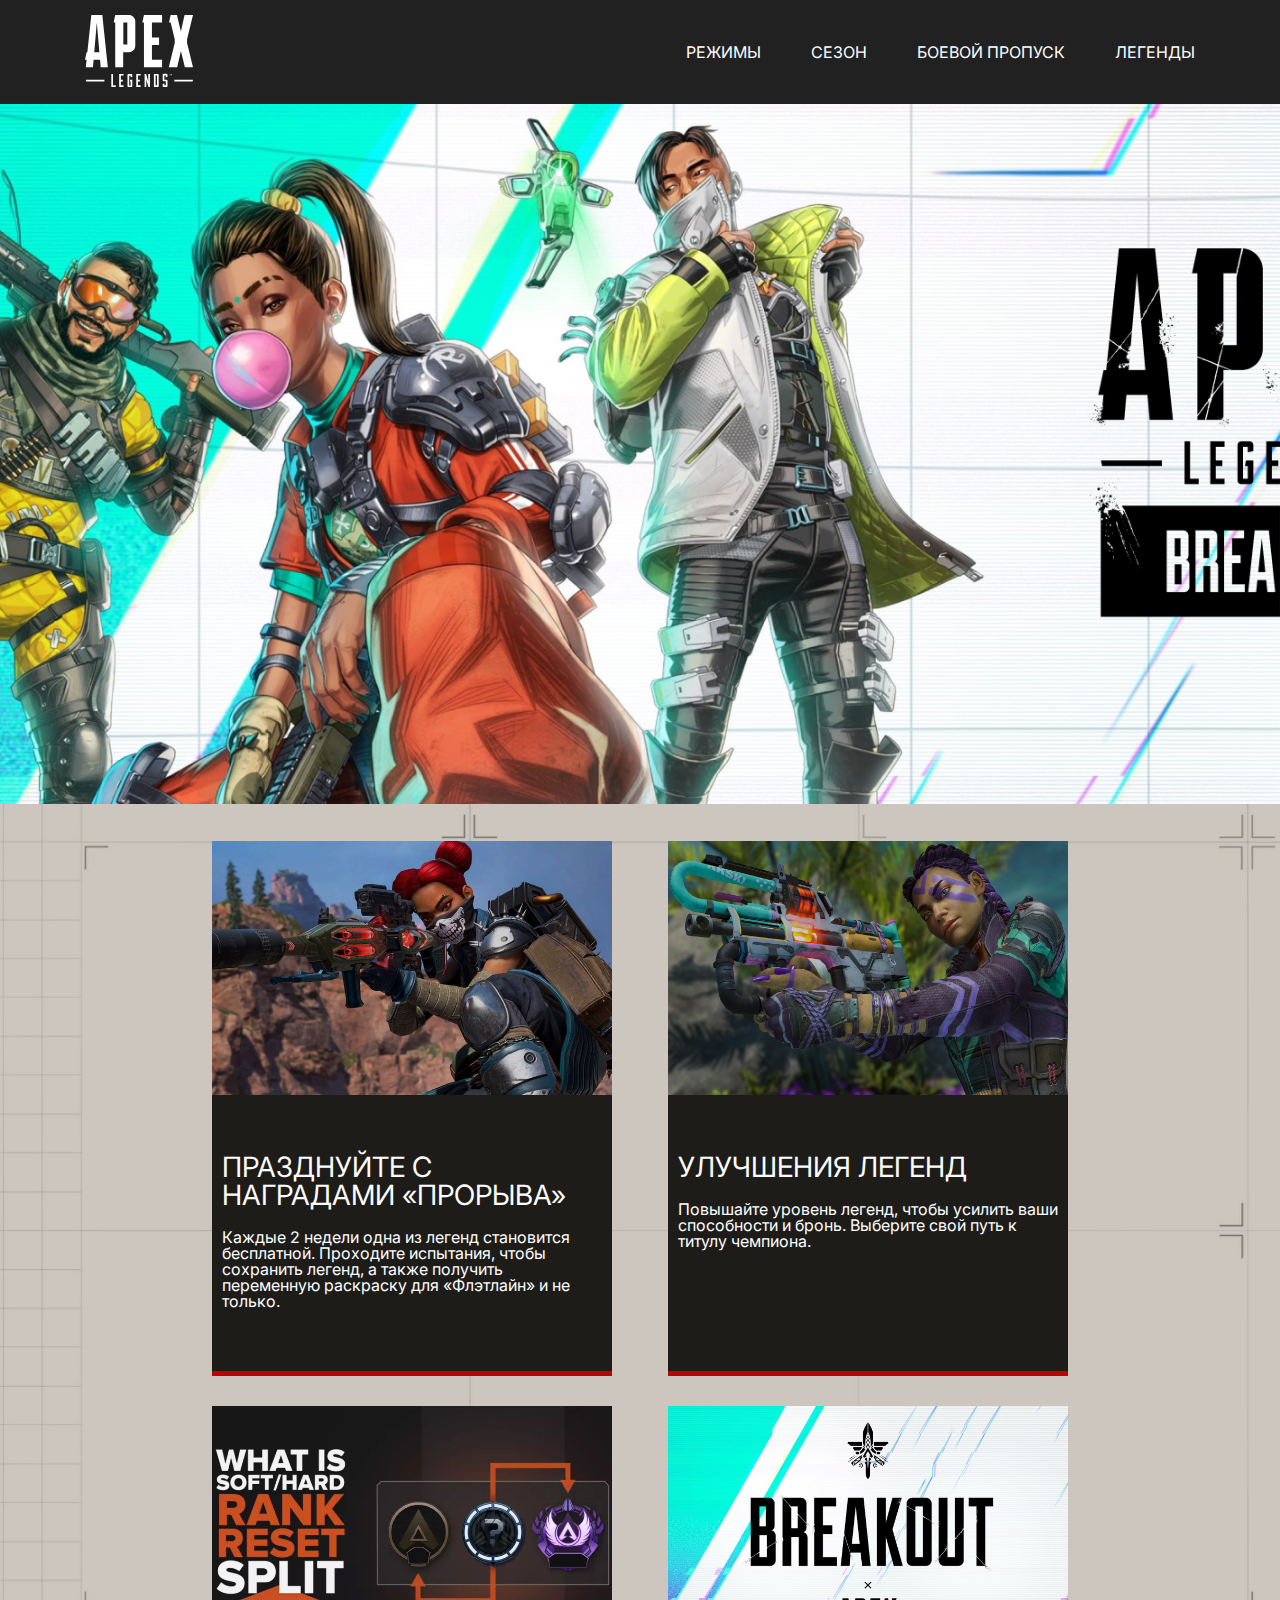
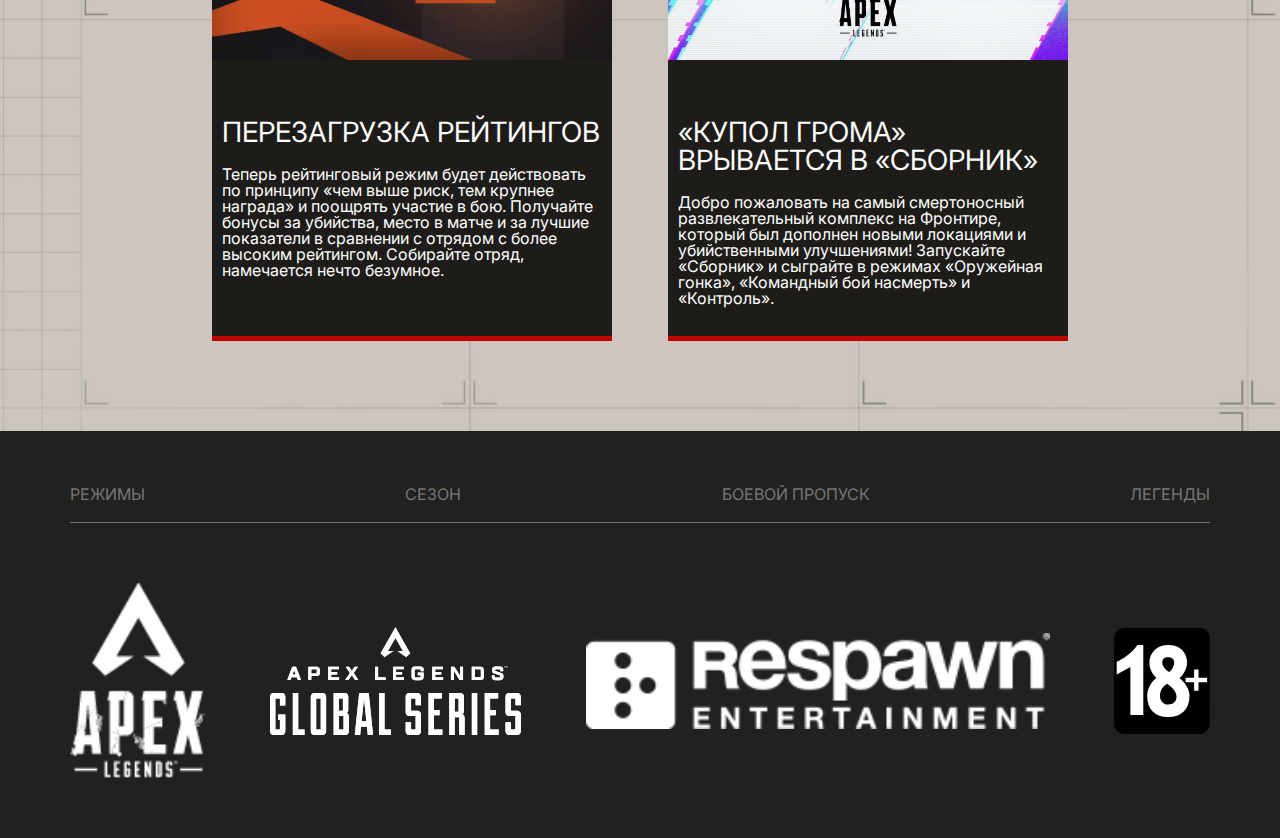
<file: sesons.html>
<!DOCTYPE html>
<html lang="en">

<head>
    <meta charset="UTF-8">
    <meta name="viewport" content="width=device-width, initial-scale=1.0">
    <link rel="stylesheet" href="./css/index.css">
    <link rel="stylesheet" href="https://cdn.jsdelivr.net/npm/swiper@11/swiper-bundle.min.css" />
    <title>apex</title>
</head>

<body>
    <header class="header">
        <div class="container">
            <div class="header_cont">
                <div class="logo">
                    <a href="./index.html" class="url"> <img src="./img/header/apex-white-nav-logo 1.svg" alt=""></a>
                </div>
                <nav class="navigation">
                    <ol class="navigation_list">
                        <a href="./modes.html" class="url">
                            <li class="navigation_item">РЕЖИМЫ</li>
                        </a>
                        <a href="./sesons.html" class="url">
                            <li class="navigation_item">СЕЗОН</li>
                        </a>
                        <a href="./battlepass.html" class="url">
                            <li class="navigation_item">БОЕВОЙ ПРОПУСК</li>
                        </a>
                        <a href="./legends.html" class="url">
                            <li class="navigation_item">ЛЕГЕНДЫ</li>
                        </a>
                    </ol>
                </nav>
            </div>
        </div>

    </header>
    <main>

        <div class="swiper">
            <!-- Additional required wrapper -->
            <div class="swiper-wrapper">
                <!-- Slides -->
                <div class="swiper-slide"> <section class="season_promo_first"></section></div>
                <div class="swiper-slide">
                    <section class="season_promo">
                        <h1>УЛУЧШЕНИЯ ЛЕГЕНД</h1>
                        <p>Повышайте уровень легенд, чтобы усилить ваши способности и бронь. Выберите свой путь к титулу
                            чемпиона.</p>

                    </section>
                </div>
                <div class="swiper-slide">
                    <section class="season_promo_sec">
                        <h1>ПРАЗДНУЙТЕ С НАГРАДАМИ «ПРОРЫВА» </h1>
                        <p>Каждые 2 недели одна из легенд становится бесплатной. Проходите испытания, чтобы сохранить легенд, а также получить переменную раскраску для «Флэтлайн» и не только.</p>

                    </section>
                </div>


            </div>

        </div>


        <section class="modes season_news">
            <div class="container">
            </div>
            <div class="news_cont">

                <div class="row modes_cards">
                    <div class="col col-xl-4">
                        <div class="news_ard">
                            <img src="./img/sesons/cards/image 3.jpg" alt="">
                            <div class="card_disc mode_card">
                                <div class="card_tittle">ПРАЗДНУЙТЕ С НАГРАДАМИ «ПРОРЫВА»
                                </div>
                                <div class="tittle_disc">Каждые 2 недели одна из легенд становится бесплатной. Проходите
                                    испытания, чтобы сохранить легенд, а также получить переменную раскраску для
                                    «Флэтлайн» и не только.</div>

                            </div>


                        </div>
                    </div>
                    <div class="col col-xl-4">
                        <div class="news_ard">
                            <img src="./img/sesons/cards/image 2.jpg" alt="">
                            <div class="card_disc">
                                <div class="card_tittle">УЛУЧШЕНИЯ ЛЕГЕНД
                                </div>
                                <div class="tittle_disc">Повышайте уровень легенд, чтобы усилить ваши способности и
                                    бронь. Выберите свой путь к титулу чемпиона.</div>

                            </div>


                        </div>
                    </div>
                    <div class="col col-xl-4">
                        <div class="news_ard">
                            <img src="./img/sesons/cards/image 3-2.jpg" alt="">
                            <div class="card_disc">
                                <div class="card_tittle">ПЕРЕЗАГРУЗКА РЕЙТИНГОВ

                                </div>
                                <div class="tittle_disc">Теперь рейтинговый режим будет действовать по принципу «чем
                                    выше риск, тем крупнее награда» и поощрять участие в бою. Получайте бонусы за
                                    убийства, место в матче и за лучшие показатели в сравнении с отрядом с более высоким
                                    рейтингом. Собирайте отряд, намечается нечто безумное.

                                </div>

                            </div>


                        </div>
                    </div>
                    <div class="col col-xl-4">
                        <div class="news_ard">
                            <img src="./img/sesons/cards/image 3-1.jpg" alt="">
                            <div class="card_disc">
                                <div class="card_tittle">«КУПОЛ ГРОМА» ВРЫВАЕТСЯ В «СБОРНИК»
                                </div>
                                <div class="tittle_disc">Добро пожаловать на самый смертоносный развлекательный комплекс
                                    на Фронтире, который был дополнен новыми локациями и убийственными улучшениями!
                                    Запускайте «Сборник» и сыграйте в режимах «Оружейная гонка», «Командный бой
                                    насмерть» и «Контроль».</div>

                            </div>


                        </div>
                    </div>
                </div>




            </div>

        </section>



    </main>

    <footer class="footer">
        <div class="container">
            <nav class="navigation">
                <ol class="navigation_list footer_nav">
                    <a href="./modes.html" class="url">
                        <li class="navigation_item foot_nav_item">РЕЖИМЫ</li>
                    </a>
                    <a href="./sesons.html" class="url">
                        <li class="navigation_item foot_nav_item">СЕЗОН</li>
                    </a>
                    <a href="./battlepass.html" class="url">
                        <li class="navigation_item  foot_nav_item">БОЕВОЙ ПРОПУСК</li>
                    </a>
                    <a href="./legends.html" class="url">
                        <li class="navigation_item foot_nav_item">ЛЕГЕНДЫ</li>
                    </a>
                </ol>
            </nav>

            <div class="footer_emblems">
                <img src="./img/foot/foot_promo/apex-copyright-sigil-white 1.svg" alt="">
                <img src="./img/foot/foot_promo/apex-global-series-footer-logo 1.svg" alt="">
                <img src="./img/foot/foot_promo/apex-respawn-white-logo 1.svg" alt="">
                <img src="./img/foot/foot_promo/1591122532-0x0-0-0 1.svg" alt="">
            </div>


        </div>

    </footer>

    <script src="https://cdn.jsdelivr.net/npm/swiper@11/swiper-bundle.min.js"></script>
    <script src="./js/slider.js"></script>

    <script src="https://cdn.jsdelivr.net/npm/swiper@11/swiper-bundle.min.js"></script>
</body>

</html>
</file>
<file: css/index.css>
@import url(./grid.css);
@import url(./reset.css);
@import url(./modes.css);
@import url(./legends.css);
@import url(./sesons.css);
@import url(./battlepass.css);

@import url('https://fonts.googleapis.com/css2?family=Inter:wght@100..900&display=swap');


* {
    font-family: inherit;
}


html {
    scroll-behavior: smooth;
    /* overflow-y: hidden; */


}

body {
    font-family: "Inter", sans-serif;
    /* background-color: black; */
    display: flex;
    flex-direction: column;
    min-height: 100vh;
    /* overflow-x: hidden; */
    /* overflow-y: hidden; */
}

main {
    flex-grow: 1;
}

.url {
    text-decoration: none;

}

/* HEADER */

.header {
    background-color: #212121;
}

.header_cont {
    padding: 15px;
    display: flex;
    align-items: center;
    justify-content: space-between;
}

.navigation_list {
    display: flex;
    gap: 50px;
}

.navigation_item {
    font-size: clamp(1rem, 1vw, 2rem);
    /* font-size: 23px; */
    color: white;
    position: relative;
    transition: 0.2s linear;
    /* Добавлено 's' после времени для указания секунд */
}

.navigation_item::after {
    content: '';
    /* Добавляем псевдоэлемент */
    position: absolute;
    /* Позиционируем абсолютно */
    left: 0;
    /* Выравниваем слева */
    bottom: -2px;
    /* Расстояние от текста до подчеркивания */
    width: 0;
    /* Начальная ширина подчеркивания */
    height: 2px;
    /* Толщина подчеркивания */
    background-color: white;
    /* Цвет подчеркивания */
    transition: width 0.3s ease;
    /* Плавное изменение ширины подчеркивания */
}

.navigation_item:hover::after {
    width: 100%;
    /* Устанавливаем ширину подчеркивания на 100% при наведении */
}

/* PROMO */

.promo_head {
    background-size: cover;
    background-repeat: no-repeat;

    background-image: url('../img/promo_bgk.jpg');
}

.promo_logo {
    display: flex;
    justify-content: center;
}

.promo_logo img {
    width: 100%;
}


.promo_cont {
    padding-bottom: 292px;
    display: flex;
    justify-content: center;
    flex-direction: column;
    align-items: center;
}

.promo_tittle {
    font-size: clamp(1.5rem, 2.2vw, 4rem);
    ont-size: clamp(1rem, 10vw, 2rem);
    /* font-size: clamp(1rem, 10vw, 2rem); */
    /* font-size: 25px; */
    color: white;
    text-align: center;
    /* width: 1000px; */
    font-weight: bold;
    margin-bottom: 50px;
}

.promo_disc {
    font-size: clamp(1.5rem, 1.9vw, 4rem);
    /* font-size: 25px; */
    text-align: center;
    color: white;
    /* width: 900px; */
    font-weight: 300;
    margin-bottom: 50px;
}

.promo_btn {
    text-transform: uppercase;
    padding: 23px 75px 23px 75px;
    color: white;
    font-size: 25px;
    background: none;
    border: 3px solid white;
    border-radius: 6px;
    font-weight: bold;
    transition: 0.1s linear;
}

.promo_btn:hover {
    cursor: pointer;
    background-color: white;
    color: black;
    transition: 0.1s linear;
}

/* NEWS */

.news {
    background-image: url(../img/newsbgk.jpg);
}

.news_cont {
    background-size: cover;
    background-repeat: no-repeat;
    /* height: 1000px; */

}

.news_tittlr {
    padding-top: 37px;
    margin-bottom: 40px;
    text-align: center;
    font-size: 60px;
    font-weight: bold;
    color: white;
}

.news_ard {
    margin: 0 auto;
    background-color: #1E1C19;
    width: 400px;
    height: 530px;
    border-bottom: 5px solid #BE0000;
    transition: transform 0.2s ease;
}

.news_ard:hover {
    transform: scale(1.1);
    transition: transform 0.2s ease;;
}

.battlepascard {
    border: none;
}

.battle_card {
    height: 400px;
}

.news_ard img {
    width: 100%;
}



.card_disc {
    display: flex;
    padding: 56px 10px 0px 10px;
    color: white;
    text-align: start;
    flex-direction: column;
    gap: 20px;
}

.card_tittle {
    /* text-align: center; */
    font-size: 28px;
}

.tittle_disc {
    font-size: 16px;
    width: 100%;
    /* text-align: center; */
}

.news_cards {
    justify-content: space-around;
    gap: 50px;
    padding-bottom: 90px;
}





/* UNDER FOOT */

.under_foot_cont {
    padding-bottom: 200px;
}


.under_foot {
    background-size: cover;
    background-repeat: no-repeat;

    background-image: url(../img/footbgk.jpg);
}


.under_foot_tittle {
    padding-top: 150px;
    color: white;
    font-size: 50px;
    font-weight: 400;
    text-align: center;
}

.under_foot_disc {
    line-height: 1.2em;
    font-size: 28px;
    font-weight: 300;
    color: white;
    text-align: center;
    padding-bottom: 150px;
}

.foot_emblems {
    display: flex;
    justify-content: center;
    flex-wrap: wrap;
}

.foot_emblem_item {
    display: flex;
    flex-direction: column;
    align-items: center;
}

.foot_emblem_item img {
    width: 400px;

}

.emblem_name {
    font-size: 29px;
    color: white;
    font-weight: bold;
}



/* FOOTER */

.footer {
    /* padding: 20px; */
    background-color: #212121;
    /* height: 500px; */
    padding-bottom: 60px;
}

.footer_nav {
    padding-bottom: 20px;
    justify-content: space-between;
    border-bottom: 0.5px solid #767676;
    padding-top: 55px;
}

.foot_nav_item {
    color: #767676;
}

.footer_emblems img {
    /* width: 90px; */
}

.foot_nav_item::after {
    content: '';
    /* Добавляем псевдоэлемент */
    position: absolute;
    /* Позиционируем абсолютно */
    left: 0;
    /* Выравниваем слева */
    bottom: -2px;
    /* Расстояние от текста до подчеркивания */
    width: 0;
    /* Начальная ширина подчеркивания */
    height: 2px;
    /* Толщина подчеркивания */
    background-color: #767676;
    /* Цвет подчеркивания */
    transition: width 0.3s ease;
    /* Плавное изменение ширины подчеркивания */
}

.foot_nav_item:hover::after {
    width: 100%;
    /* Устанавливаем ширину подчеркивания на 100% при наведении */
}

.footer_emblems {
    display: flex;
    flex-wrap: wrap;
    align-items: center;
    justify-content: space-between;
    padding-top: 60px;
}

@media (max-width: 1222px) {
    .footer_emblems {
        flex-direction: column;
        gap: 80px;
    }
}

@media (max-width: 777px) {
    .header_cont {
        flex-direction: column;
        gap: 30px;
    }

   
}

@media (max-width: 590px) {
    .footer_nav {
        flex-direction: column;

    }
}

@media (max-width: 489px) {
    .navigation_list {
        flex-direction: column;
    }
}
</file>
